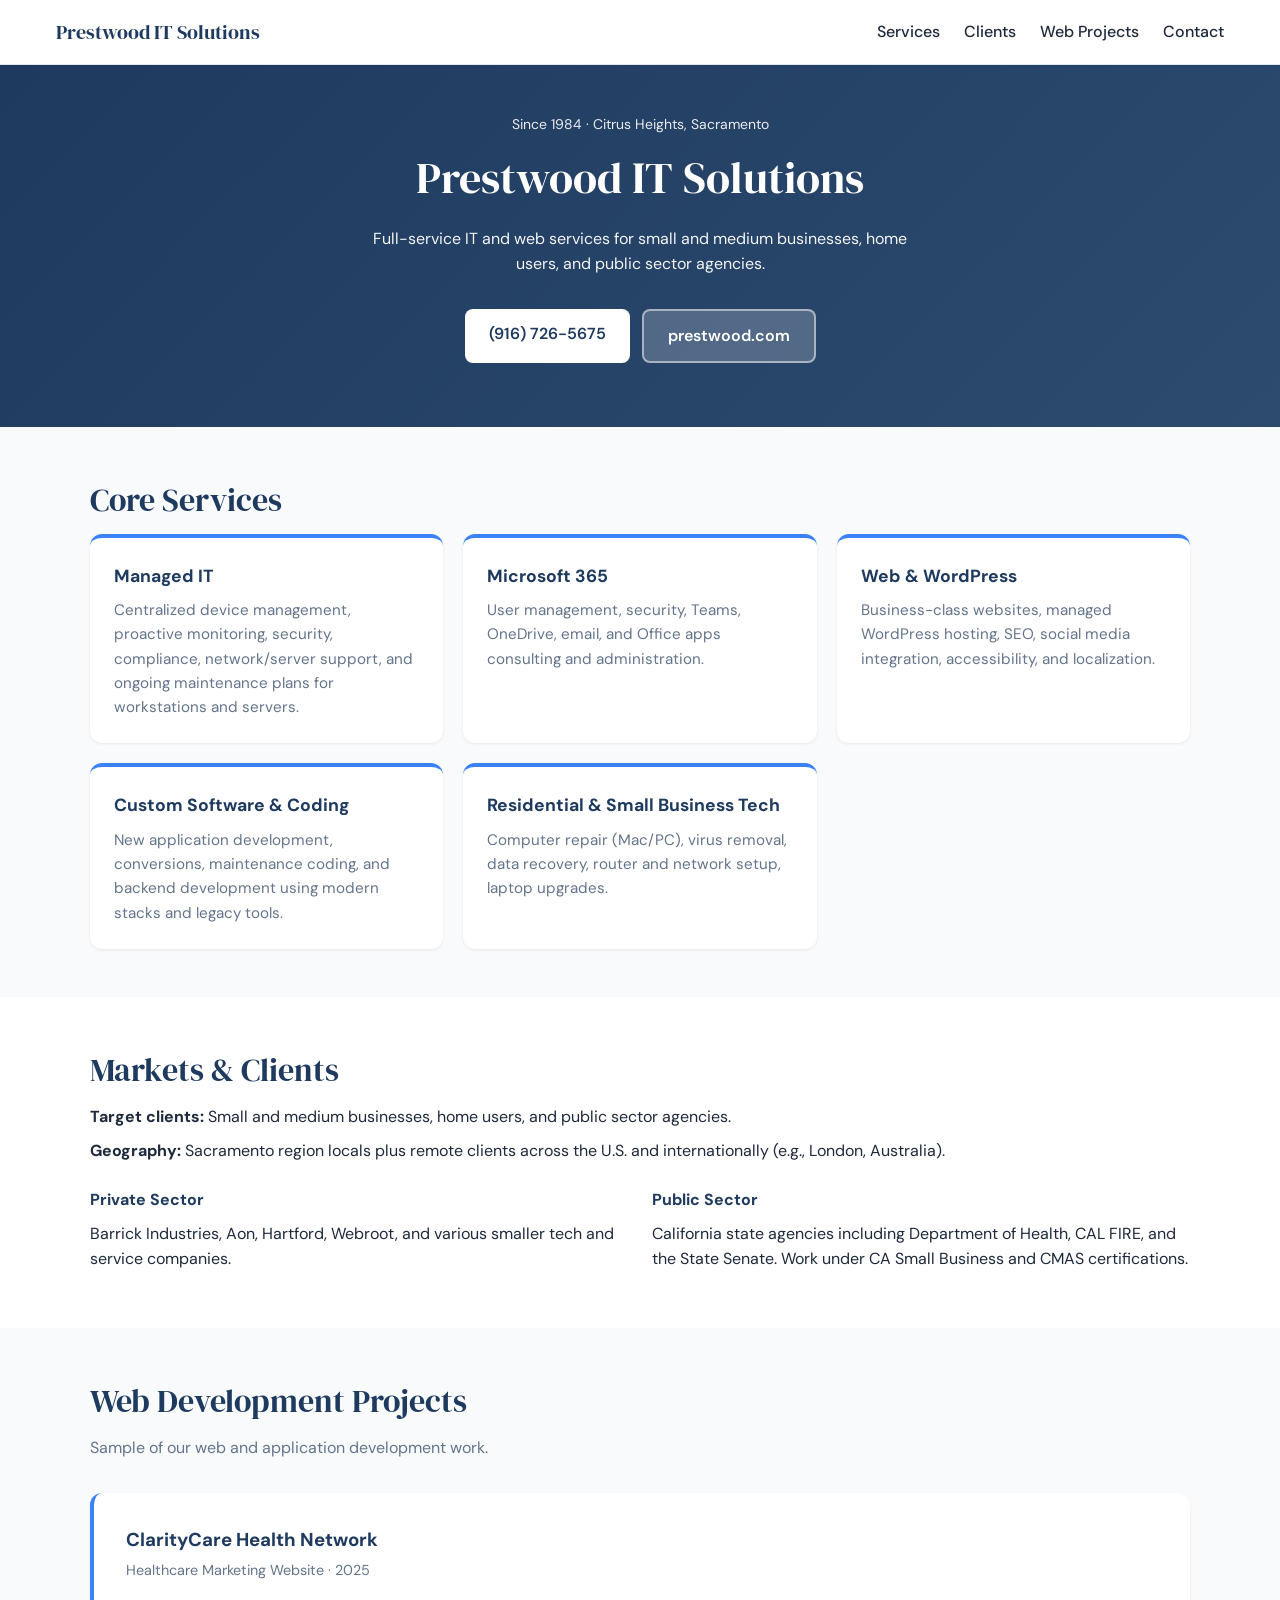
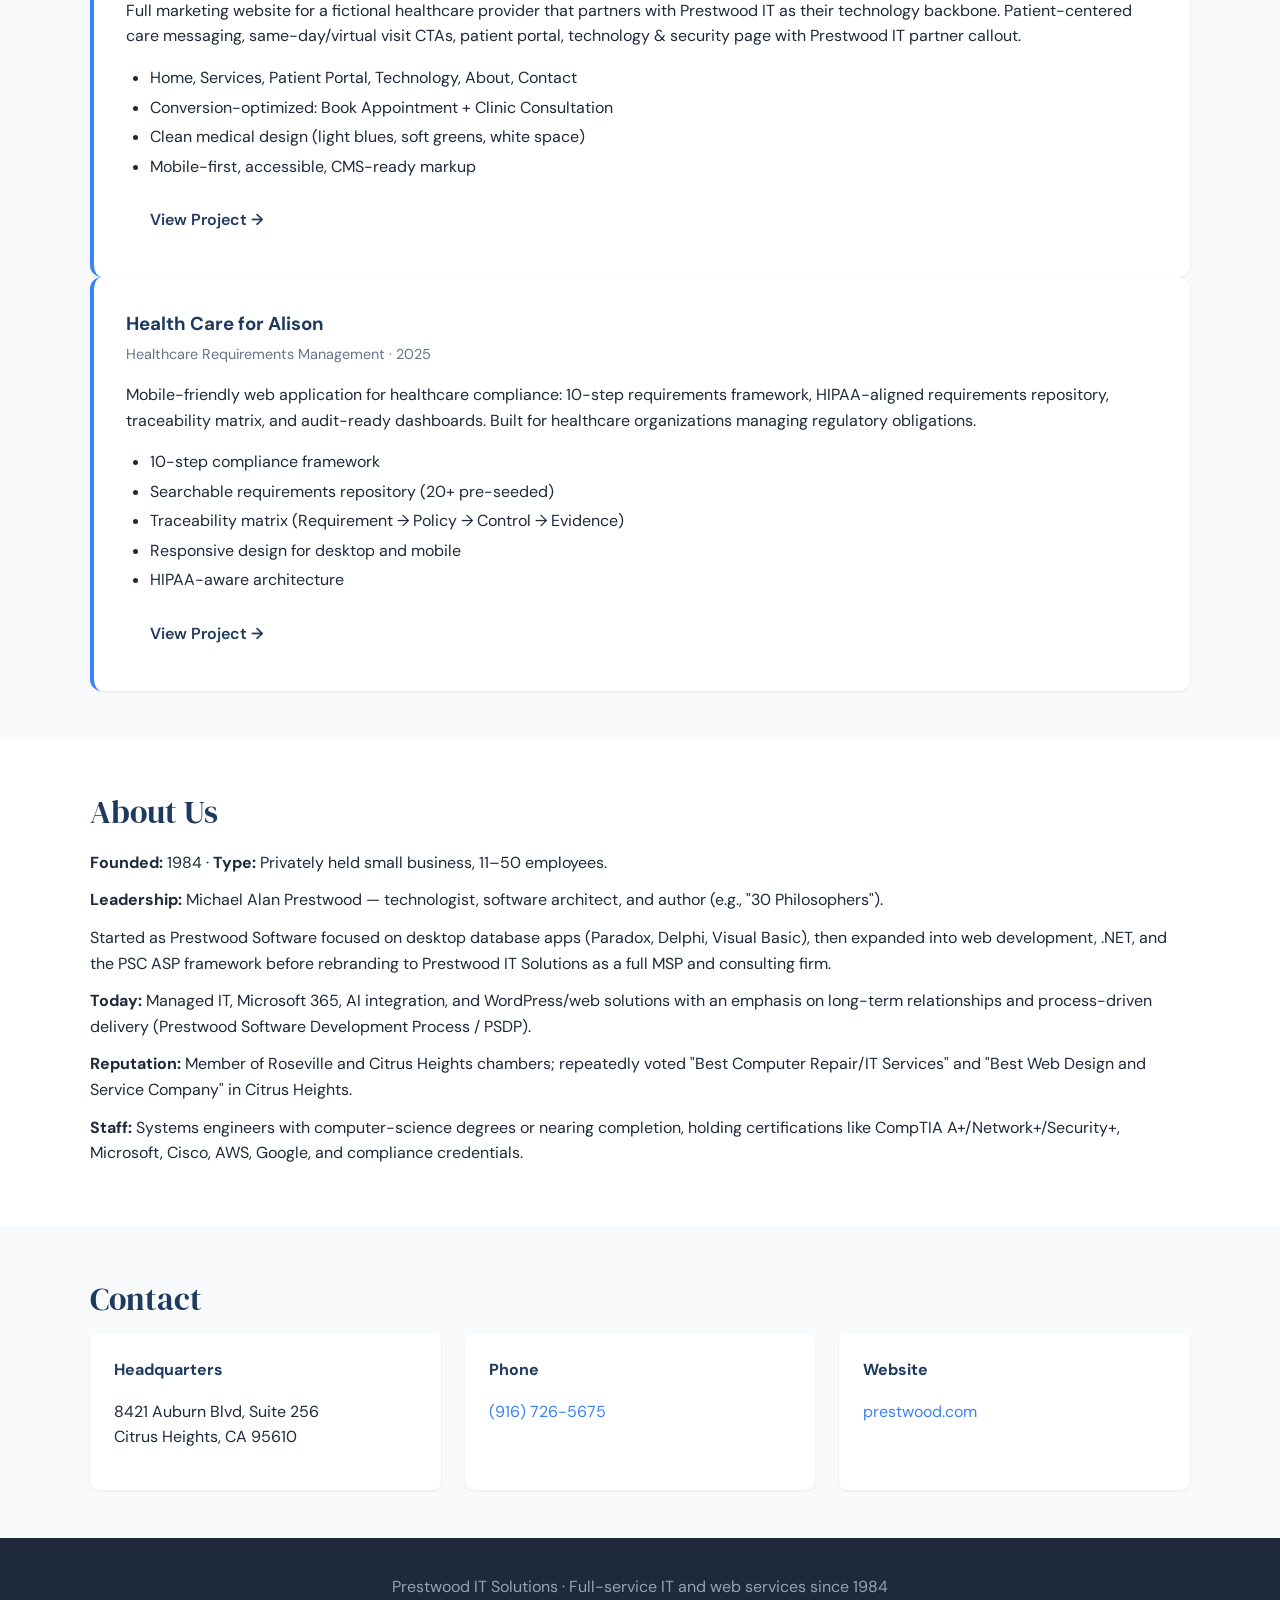
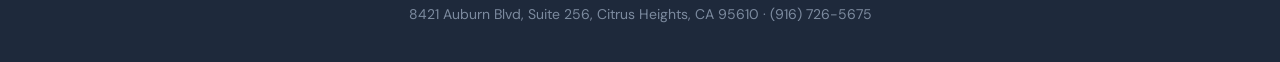
<file: index.html>
<!DOCTYPE html>
<html lang="en">
<head>
  <meta charset="UTF-8">
  <meta name="viewport" content="width=device-width, initial-scale=1.0">
  <meta name="description" content="Prestwood IT Solutions — Full-service IT and web services since 1984. Managed IT, Microsoft 365, WordPress, custom software. Citrus Heights, Sacramento area.">
  <title>Prestwood IT Solutions | IT, Web & Managed Services Since 1984</title>
  <link rel="preconnect" href="https://fonts.googleapis.com">
  <link rel="preconnect" href="https://fonts.gstatic.com" crossorigin>
  <link href="https://fonts.googleapis.com/css2?family=DM+Sans:ital,opsz,wght@0,9..40,400;0,9..40,500;0,9..40,600;0,9..40,700&family=DM+Serif+Display&display=swap" rel="stylesheet">
  <link rel="stylesheet" href="css/prestwood.css">
</head>
<body>
  <header class="header">
    <div class="header-inner">
      <a href="index.html" class="logo">Prestwood IT Solutions</a>
      <button class="nav-toggle" aria-label="Toggle menu">
        <span></span><span></span><span></span>
      </button>
      <nav class="nav">
        <a href="#services">Services</a>
        <a href="#clients">Clients</a>
        <a href="#projects">Web Projects</a>
        <a href="#contact">Contact</a>
      </nav>
    </div>
  </header>

  <main>
    <section class="hero">
      <div class="hero-content">
        <p class="hero-badge">Since 1984 · Citrus Heights, Sacramento</p>
        <h1>Prestwood IT Solutions</h1>
        <p class="hero-tagline">Full-service IT and web services for small and medium businesses, home users, and public sector agencies.</p>
        <div class="hero-actions">
          <a href="tel:+19167265675" class="btn btn-primary">(916) 726-5675</a>
          <a href="https://prestwood.com" class="btn btn-secondary" target="_blank" rel="noopener">prestwood.com</a>
        </div>
      </div>
    </section>

    <section id="services" class="section">
      <div class="container">
        <h2 class="section-title">Core Services</h2>
        <div class="services-grid">
          <article class="service-card">
            <h3>Managed IT</h3>
            <p>Centralized device management, proactive monitoring, security, compliance, network/server support, and ongoing maintenance plans for workstations and servers.</p>
          </article>
          <article class="service-card">
            <h3>Microsoft 365</h3>
            <p>User management, security, Teams, OneDrive, email, and Office apps consulting and administration.</p>
          </article>
          <article class="service-card">
            <h3>Web & WordPress</h3>
            <p>Business-class websites, managed WordPress hosting, SEO, social media integration, accessibility, and localization.</p>
          </article>
          <article class="service-card">
            <h3>Custom Software & Coding</h3>
            <p>New application development, conversions, maintenance coding, and backend development using modern stacks and legacy tools.</p>
          </article>
          <article class="service-card">
            <h3>Residential & Small Business Tech</h3>
            <p>Computer repair (Mac/PC), virus removal, data recovery, router and network setup, laptop upgrades.</p>
          </article>
        </div>
      </div>
    </section>

    <section id="clients" class="section section-alt">
      <div class="container">
        <h2 class="section-title">Markets & Clients</h2>
        <div class="clients-content">
          <p><strong>Target clients:</strong> Small and medium businesses, home users, and public sector agencies.</p>
          <p><strong>Geography:</strong> Sacramento region locals plus remote clients across the U.S. and internationally (e.g., London, Australia).</p>
          <div class="client-lists">
            <div>
              <h4>Private Sector</h4>
              <p>Barrick Industries, Aon, Hartford, Webroot, and various smaller tech and service companies.</p>
            </div>
            <div>
              <h4>Public Sector</h4>
              <p>California state agencies including Department of Health, CAL FIRE, and the State Senate. Work under CA Small Business and CMAS certifications.</p>
            </div>
          </div>
        </div>
      </div>
    </section>

    <section id="projects" class="section">
      <div class="container">
        <h2 class="section-title">Web Development Projects</h2>
        <p class="section-intro">Sample of our web and application development work.</p>
        <div class="project-card">
          <div class="project-info">
            <h3>ClarityCare Health Network</h3>
            <p class="project-meta">Healthcare Marketing Website · 2025</p>
            <p>Full marketing website for a fictional healthcare provider that partners with Prestwood IT as their technology backbone. Patient-centered care messaging, same-day/virtual visit CTAs, patient portal, technology & security page with Prestwood IT partner callout.</p>
            <ul class="project-features">
              <li>Home, Services, Patient Portal, Technology, About, Contact</li>
              <li>Conversion-optimized: Book Appointment + Clinic Consultation</li>
              <li>Clean medical design (light blues, soft greens, white space)</li>
              <li>Mobile-first, accessible, CMS-ready markup</li>
            </ul>
            <a href="projects/claritycare/" class="btn btn-primary">View Project →</a>
          </div>
        </div>
        <div class="project-card">
          <div class="project-info">
            <h3>Health Care for Alison</h3>
            <p class="project-meta">Healthcare Requirements Management · 2025</p>
            <p>Mobile-friendly web application for healthcare compliance: 10-step requirements framework, HIPAA-aligned requirements repository, traceability matrix, and audit-ready dashboards. Built for healthcare organizations managing regulatory obligations.</p>
            <ul class="project-features">
              <li>10-step compliance framework</li>
              <li>Searchable requirements repository (20+ pre-seeded)</li>
              <li>Traceability matrix (Requirement → Policy → Control → Evidence)</li>
              <li>Responsive design for desktop and mobile</li>
              <li>HIPAA-aware architecture</li>
            </ul>
            <a href="projects/health-care-for-alison/" class="btn btn-primary">View Project →</a>
          </div>
        </div>
      </div>
    </section>

    <section id="about" class="section section-alt">
      <div class="container">
        <h2 class="section-title">About Us</h2>
        <div class="about-content">
          <p><strong>Founded:</strong> 1984 · <strong>Type:</strong> Privately held small business, 11–50 employees.</p>
          <p><strong>Leadership:</strong> Michael Alan Prestwood — technologist, software architect, and author (e.g., "30 Philosophers").</p>
          <p>Started as Prestwood Software focused on desktop database apps (Paradox, Delphi, Visual Basic), then expanded into web development, .NET, and the PSC ASP framework before rebranding to Prestwood IT Solutions as a full MSP and consulting firm.</p>
          <p><strong>Today:</strong> Managed IT, Microsoft 365, AI integration, and WordPress/web solutions with an emphasis on long-term relationships and process-driven delivery (Prestwood Software Development Process / PSDP).</p>
          <p><strong>Reputation:</strong> Member of Roseville and Citrus Heights chambers; repeatedly voted "Best Computer Repair/IT Services" and "Best Web Design and Service Company" in Citrus Heights.</p>
          <p><strong>Staff:</strong> Systems engineers with computer-science degrees or nearing completion, holding certifications like CompTIA A+/Network+/Security+, Microsoft, Cisco, AWS, Google, and compliance credentials.</p>
        </div>
      </div>
    </section>

    <section id="contact" class="section contact-section">
      <div class="container">
        <h2 class="section-title">Contact</h2>
        <div class="contact-grid">
          <div class="contact-card">
            <h4>Headquarters</h4>
            <p>8421 Auburn Blvd, Suite 256<br>Citrus Heights, CA 95610</p>
          </div>
          <div class="contact-card">
            <h4>Phone</h4>
            <p><a href="tel:+19167265675">(916) 726-5675</a></p>
          </div>
          <div class="contact-card">
            <h4>Website</h4>
            <p><a href="https://prestwood.com" target="_blank" rel="noopener">prestwood.com</a></p>
          </div>
        </div>
      </div>
    </section>
  </main>

  <footer class="footer">
    <div class="container">
      <p>Prestwood IT Solutions · Full-service IT and web services since 1984</p>
      <p class="footer-meta">8421 Auburn Blvd, Suite 256, Citrus Heights, CA 95610 · (916) 726-5675</p>
    </div>
  </footer>

  <script>
    document.querySelector('.nav-toggle')?.addEventListener('click', () => {
      document.querySelector('.nav').classList.toggle('open');
    });
    document.querySelectorAll('.nav a').forEach(a => {
      a.addEventListener('click', () => document.querySelector('.nav').classList.remove('open'));
    });
  </script>
</body>
</html>
</file>
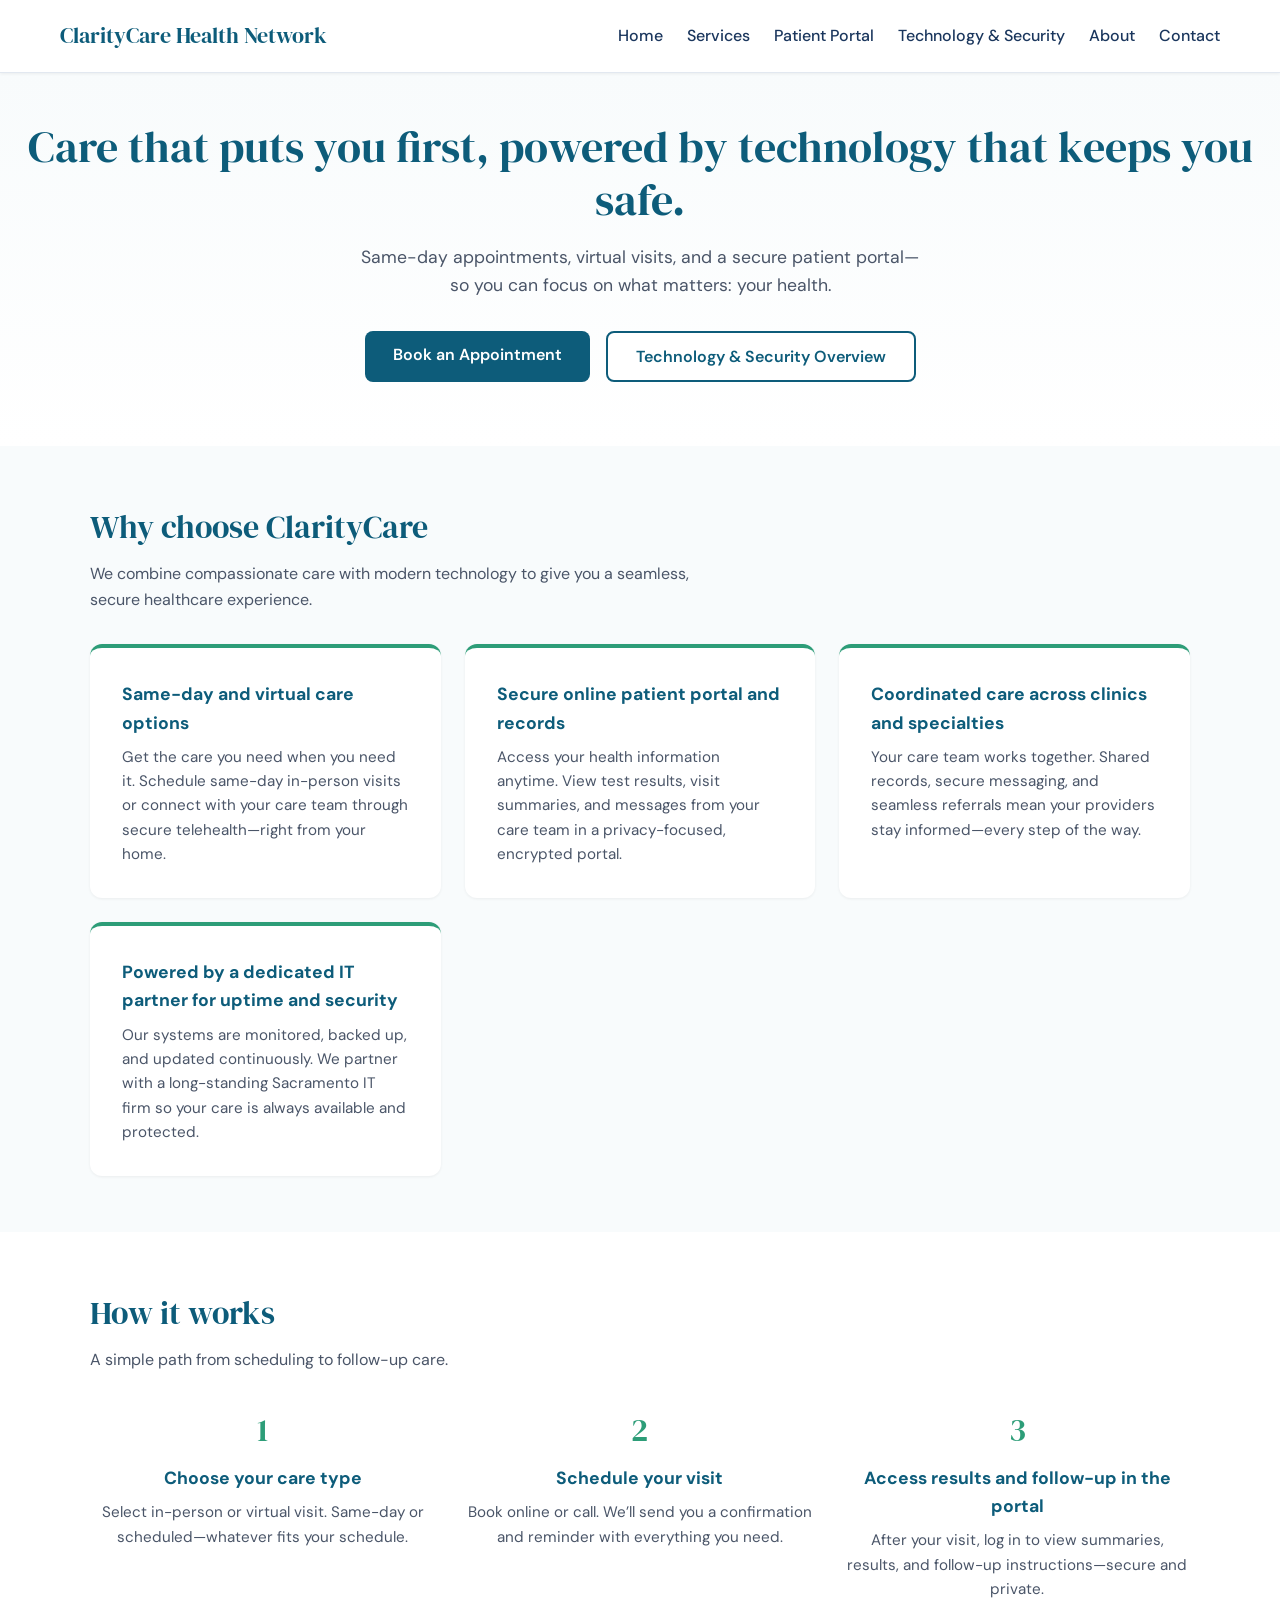
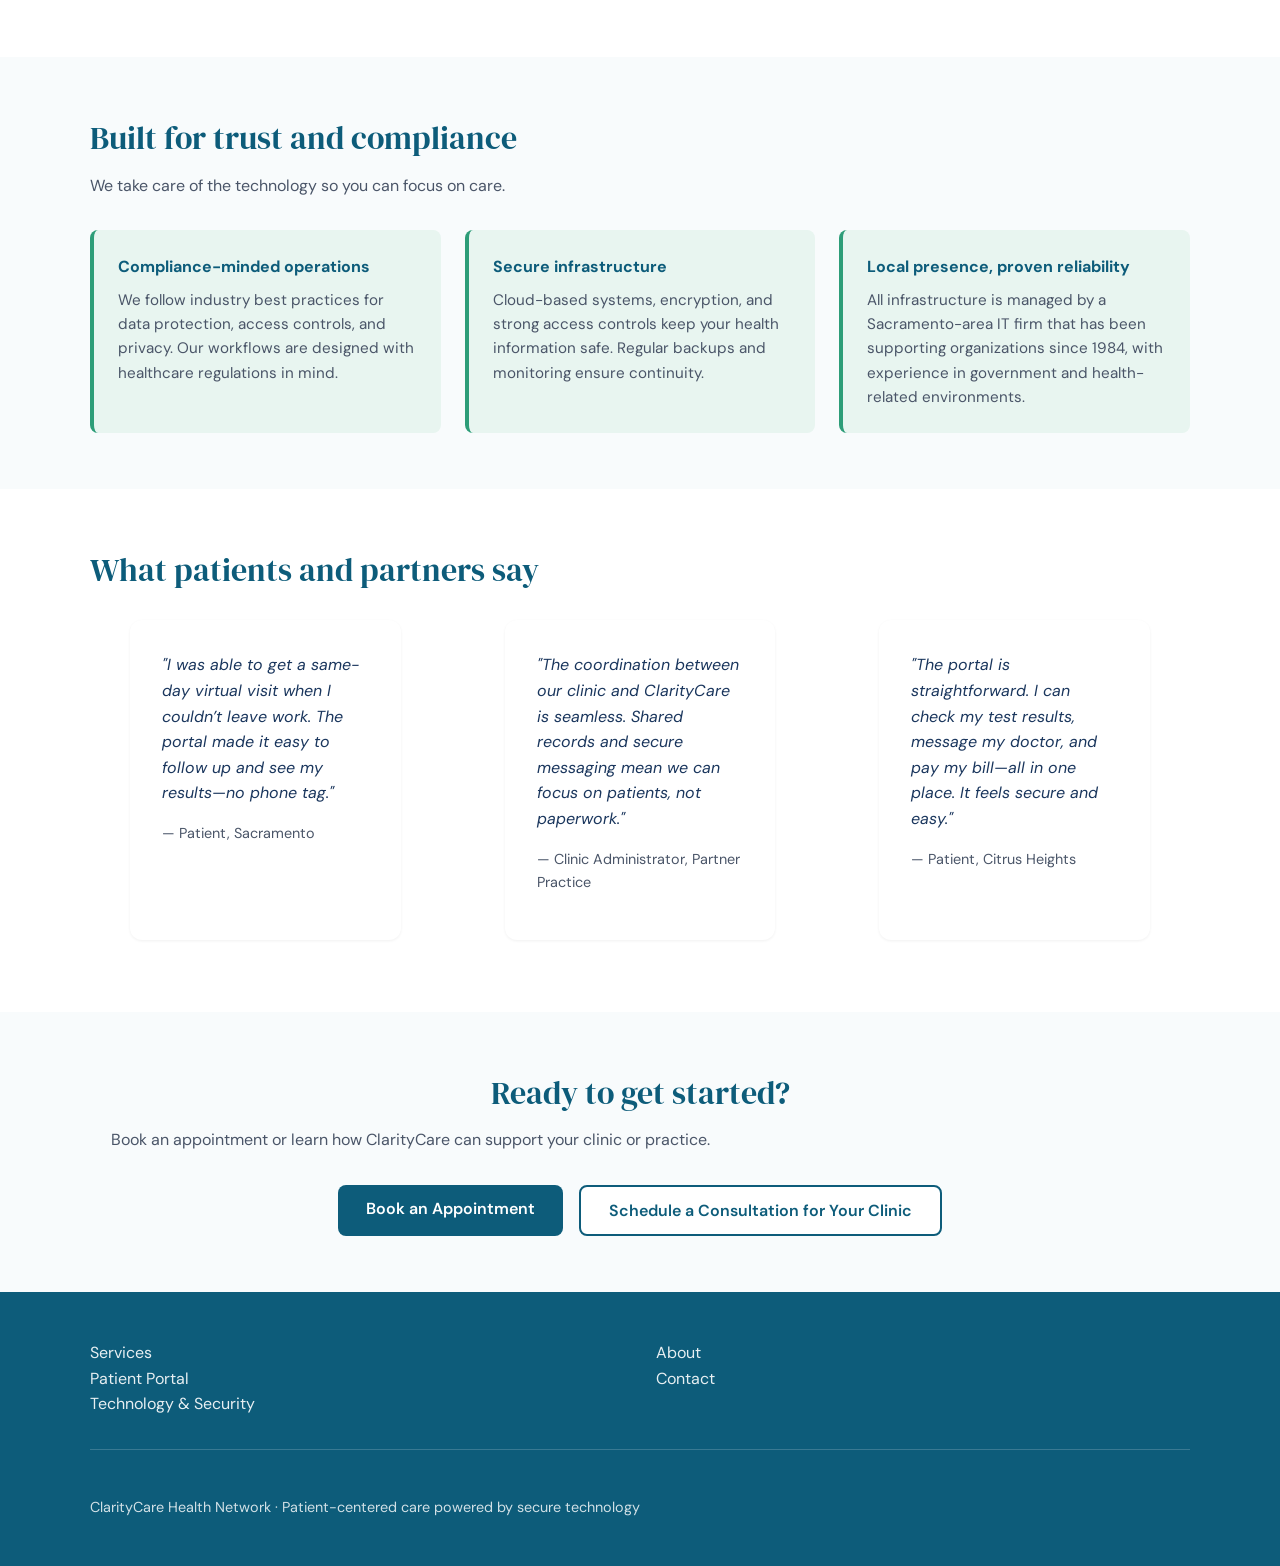
<file: projects/claritycare/index.html>
<!DOCTYPE html>
<html lang="en">
<head>
  <meta charset="UTF-8">
  <meta name="viewport" content="width=device-width, initial-scale=1.0">
  <meta name="description" content="ClarityCare Health Network — Patient-centered care powered by secure technology. Same-day appointments, virtual visits, and a secure patient portal.">
  <title>ClarityCare Health Network | Patient-Centered Care, Secure Technology</title>
  <link rel="preconnect" href="https://fonts.googleapis.com">
  <link rel="preconnect" href="https://fonts.gstatic.com" crossorigin>
  <link href="https://fonts.googleapis.com/css2?family=DM+Sans:ital,opsz,wght@0,9..40,400;0,9..40,500;0,9..40,600;0,9..40,700&family=DM+Serif+Display&display=swap" rel="stylesheet">
  <link rel="stylesheet" href="css/styles.css">
</head>
<body>
  <header class="site-header">
    <div class="header-inner">
      <a href="index.html" class="site-logo">ClarityCare Health Network</a>
      <button class="nav-toggle" aria-label="Toggle menu">
        <span></span><span></span><span></span>
      </button>
      <nav class="site-nav">
        <a href="index.html">Home</a>
        <a href="services.html">Services</a>
        <a href="patient-portal.html">Patient Portal</a>
        <a href="technology.html">Technology & Security</a>
        <a href="about.html">About</a>
        <a href="contact.html">Contact</a>
      </nav>
    </div>
  </header>

  <main>
    <!-- Hero -->
    <section class="hero">
      <h1 class="hero-headline">Care that puts you first, powered by technology that keeps you safe.</h1>
      <p class="hero-subheadline">Same-day appointments, virtual visits, and a secure patient portal—so you can focus on what matters: your health.</p>
      <div class="hero-cta">
        <a href="contact.html#book-appointment" class="btn btn-primary">Book an Appointment</a>
        <a href="technology.html" class="btn btn-secondary">Technology & Security Overview</a>
      </div>
    </section>

    <!-- Key Benefits -->
    <section class="section section-alt">
      <div class="container">
        <h2 class="section-title">Why choose ClarityCare</h2>
        <p class="section-intro">We combine compassionate care with modern technology to give you a seamless, secure healthcare experience.</p>
        <div class="benefits-grid">
          <article class="benefit-card">
            <h3>Same-day and virtual care options</h3>
            <p>Get the care you need when you need it. Schedule same-day in-person visits or connect with your care team through secure telehealth—right from your home.</p>
          </article>
          <article class="benefit-card">
            <h3>Secure online patient portal and records</h3>
            <p>Access your health information anytime. View test results, visit summaries, and messages from your care team in a privacy-focused, encrypted portal.</p>
          </article>
          <article class="benefit-card">
            <h3>Coordinated care across clinics and specialties</h3>
            <p>Your care team works together. Shared records, secure messaging, and seamless referrals mean your providers stay informed—every step of the way.</p>
          </article>
          <article class="benefit-card">
            <h3>Powered by a dedicated IT partner for uptime and security</h3>
            <p>Our systems are monitored, backed up, and updated continuously. We partner with a long-standing Sacramento IT firm so your care is always available and protected.</p>
          </article>
        </div>
      </div>
    </section>

    <!-- How it Works -->
    <section class="section">
      <div class="container">
        <h2 class="section-title">How it works</h2>
        <p class="section-intro">A simple path from scheduling to follow-up care.</p>
        <div class="work-steps">
          <article class="work-step">
            <div class="work-step-num">1</div>
            <h3>Choose your care type</h3>
            <p>Select in-person or virtual visit. Same-day or scheduled—whatever fits your schedule.</p>
          </article>
          <article class="work-step">
            <div class="work-step-num">2</div>
            <h3>Schedule your visit</h3>
            <p>Book online or call. We’ll send you a confirmation and reminder with everything you need.</p>
          </article>
          <article class="work-step">
            <div class="work-step-num">3</div>
            <h3>Access results and follow-up in the portal</h3>
            <p>After your visit, log in to view summaries, results, and follow-up instructions—secure and private.</p>
          </article>
        </div>
      </div>
    </section>

    <!-- Trust Indicators -->
    <section class="section section-alt">
      <div class="container">
        <h2 class="section-title">Built for trust and compliance</h2>
        <p class="section-intro">We take care of the technology so you can focus on care.</p>
        <div class="trust-grid">
          <div class="trust-block">
            <h4>Compliance-minded operations</h4>
            <p>We follow industry best practices for data protection, access controls, and privacy. Our workflows are designed with healthcare regulations in mind.</p>
          </div>
          <div class="trust-block">
            <h4>Secure infrastructure</h4>
            <p>Cloud-based systems, encryption, and strong access controls keep your health information safe. Regular backups and monitoring ensure continuity.</p>
          </div>
          <div class="trust-block">
            <h4>Local presence, proven reliability</h4>
            <p>All infrastructure is managed by a Sacramento-area IT firm that has been supporting organizations since 1984, with experience in government and health-related environments.</p>
          </div>
        </div>
      </div>
    </section>

    <!-- Testimonials -->
    <section class="section">
      <div class="container">
        <h2 class="section-title">What patients and partners say</h2>
        <div class="testimonials-grid">
          <blockquote class="testimonial-card">
            <p class="testimonial-quote">"I was able to get a same-day virtual visit when I couldn’t leave work. The portal made it easy to follow up and see my results—no phone tag."</p>
            <p class="testimonial-attribution">— Patient, Sacramento</p>
          </blockquote>
          <blockquote class="testimonial-card">
            <p class="testimonial-quote">"The coordination between our clinic and ClarityCare is seamless. Shared records and secure messaging mean we can focus on patients, not paperwork."</p>
            <p class="testimonial-attribution">— Clinic Administrator, Partner Practice</p>
          </blockquote>
          <blockquote class="testimonial-card">
            <p class="testimonial-quote">"The portal is straightforward. I can check my test results, message my doctor, and pay my bill—all in one place. It feels secure and easy."</p>
            <p class="testimonial-attribution">— Patient, Citrus Heights</p>
          </blockquote>
        </div>
      </div>
    </section>

    <!-- Secondary CTA -->
    <section class="section section-alt">
      <div class="container" style="text-align: center;">
        <h2 class="section-title">Ready to get started?</h2>
        <p class="section-intro">Book an appointment or learn how ClarityCare can support your clinic or practice.</p>
        <div class="hero-cta">
          <a href="contact.html#book-appointment" class="btn btn-primary">Book an Appointment</a>
          <a href="contact.html#clinic-consultation" class="btn btn-secondary">Schedule a Consultation for Your Clinic</a>
        </div>
      </div>
    </section>
  </main>

  <footer class="site-footer">
    <div class="container">
      <div class="footer-grid">
        <div>
          <a href="services.html">Services</a><br>
          <a href="patient-portal.html">Patient Portal</a><br>
          <a href="technology.html">Technology & Security</a>
        </div>
        <div>
          <a href="about.html">About</a><br>
          <a href="contact.html">Contact</a>
        </div>
      </div>
      <div class="footer-bottom">
        <p>ClarityCare Health Network · Patient-centered care powered by secure technology</p>
      </div>
    </div>
  </footer>

  <script>
    document.querySelector('.nav-toggle')?.addEventListener('click', () => {
      document.querySelector('.site-nav').classList.toggle('open');
    });
    document.querySelectorAll('.site-nav a').forEach(a => {
      a.addEventListener('click', () => document.querySelector('.site-nav').classList.remove('open'));
    });
  </script>
</body>
</html>
</file>
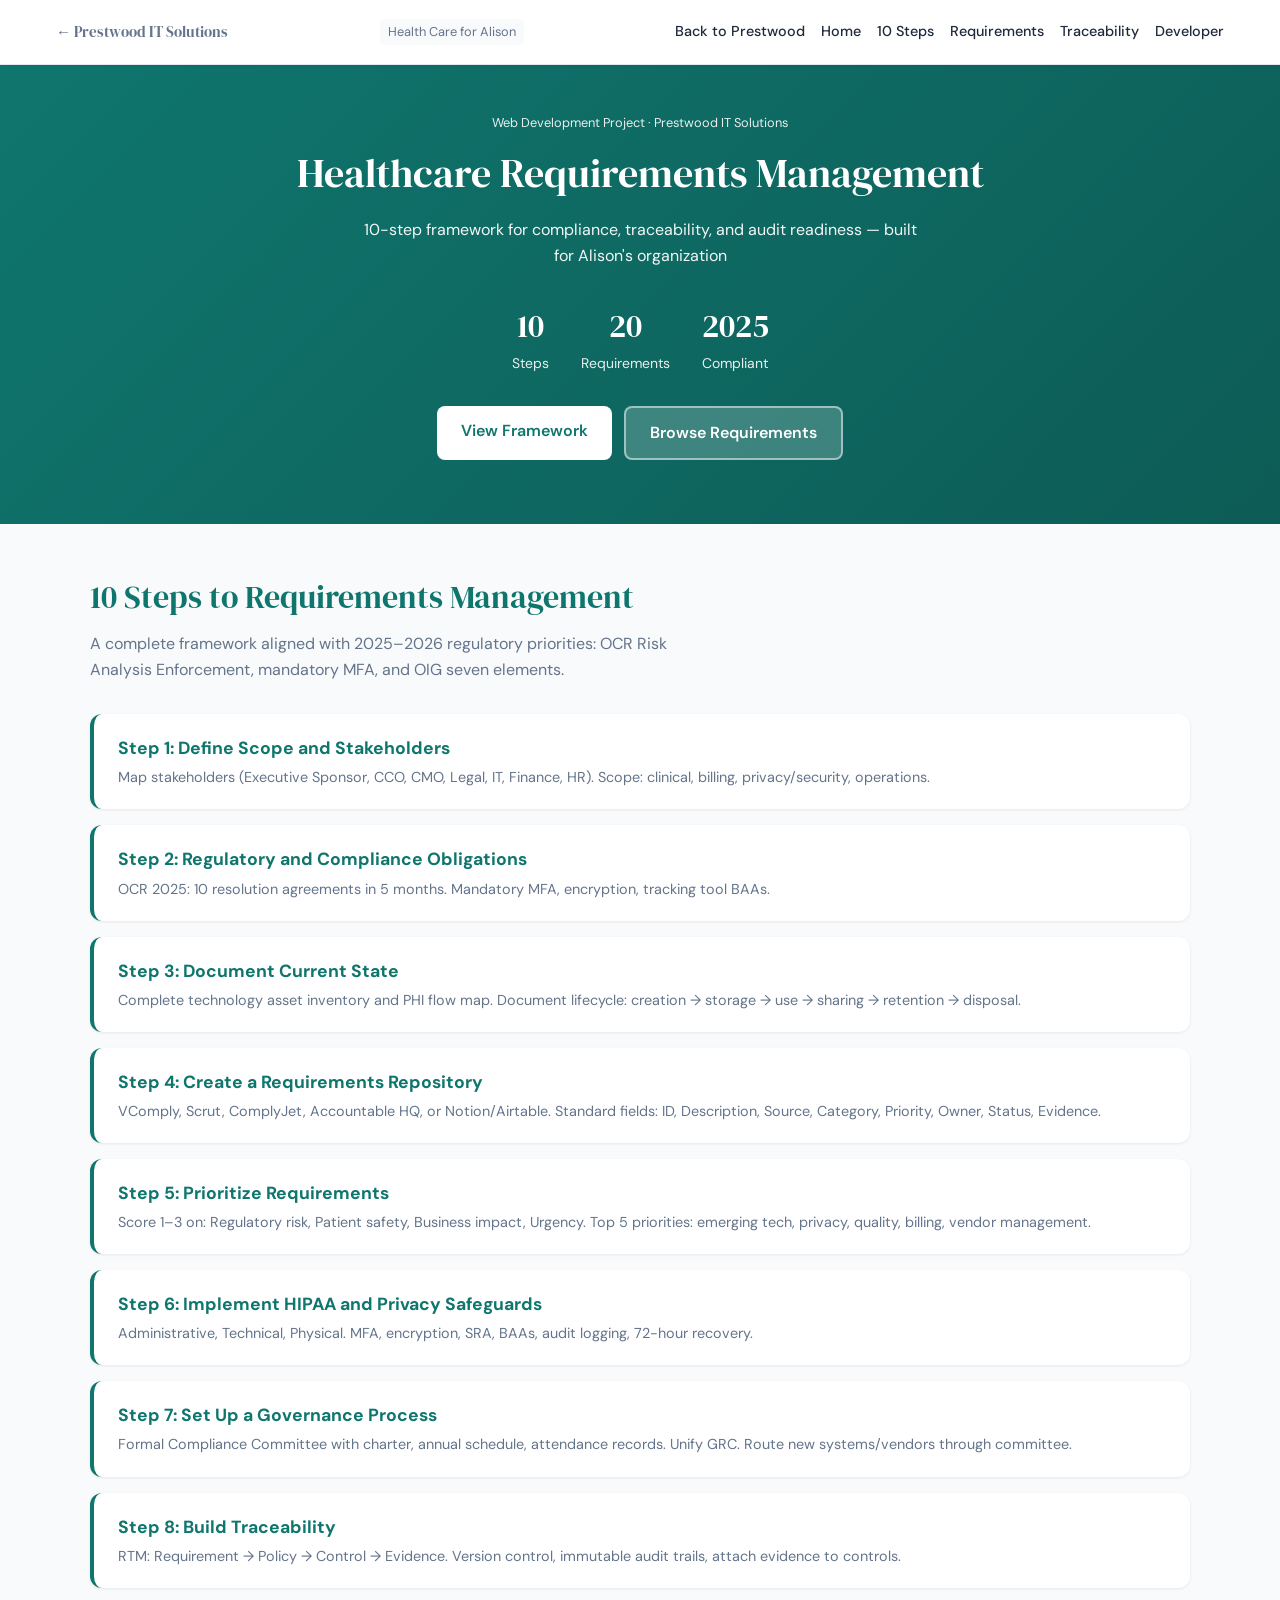
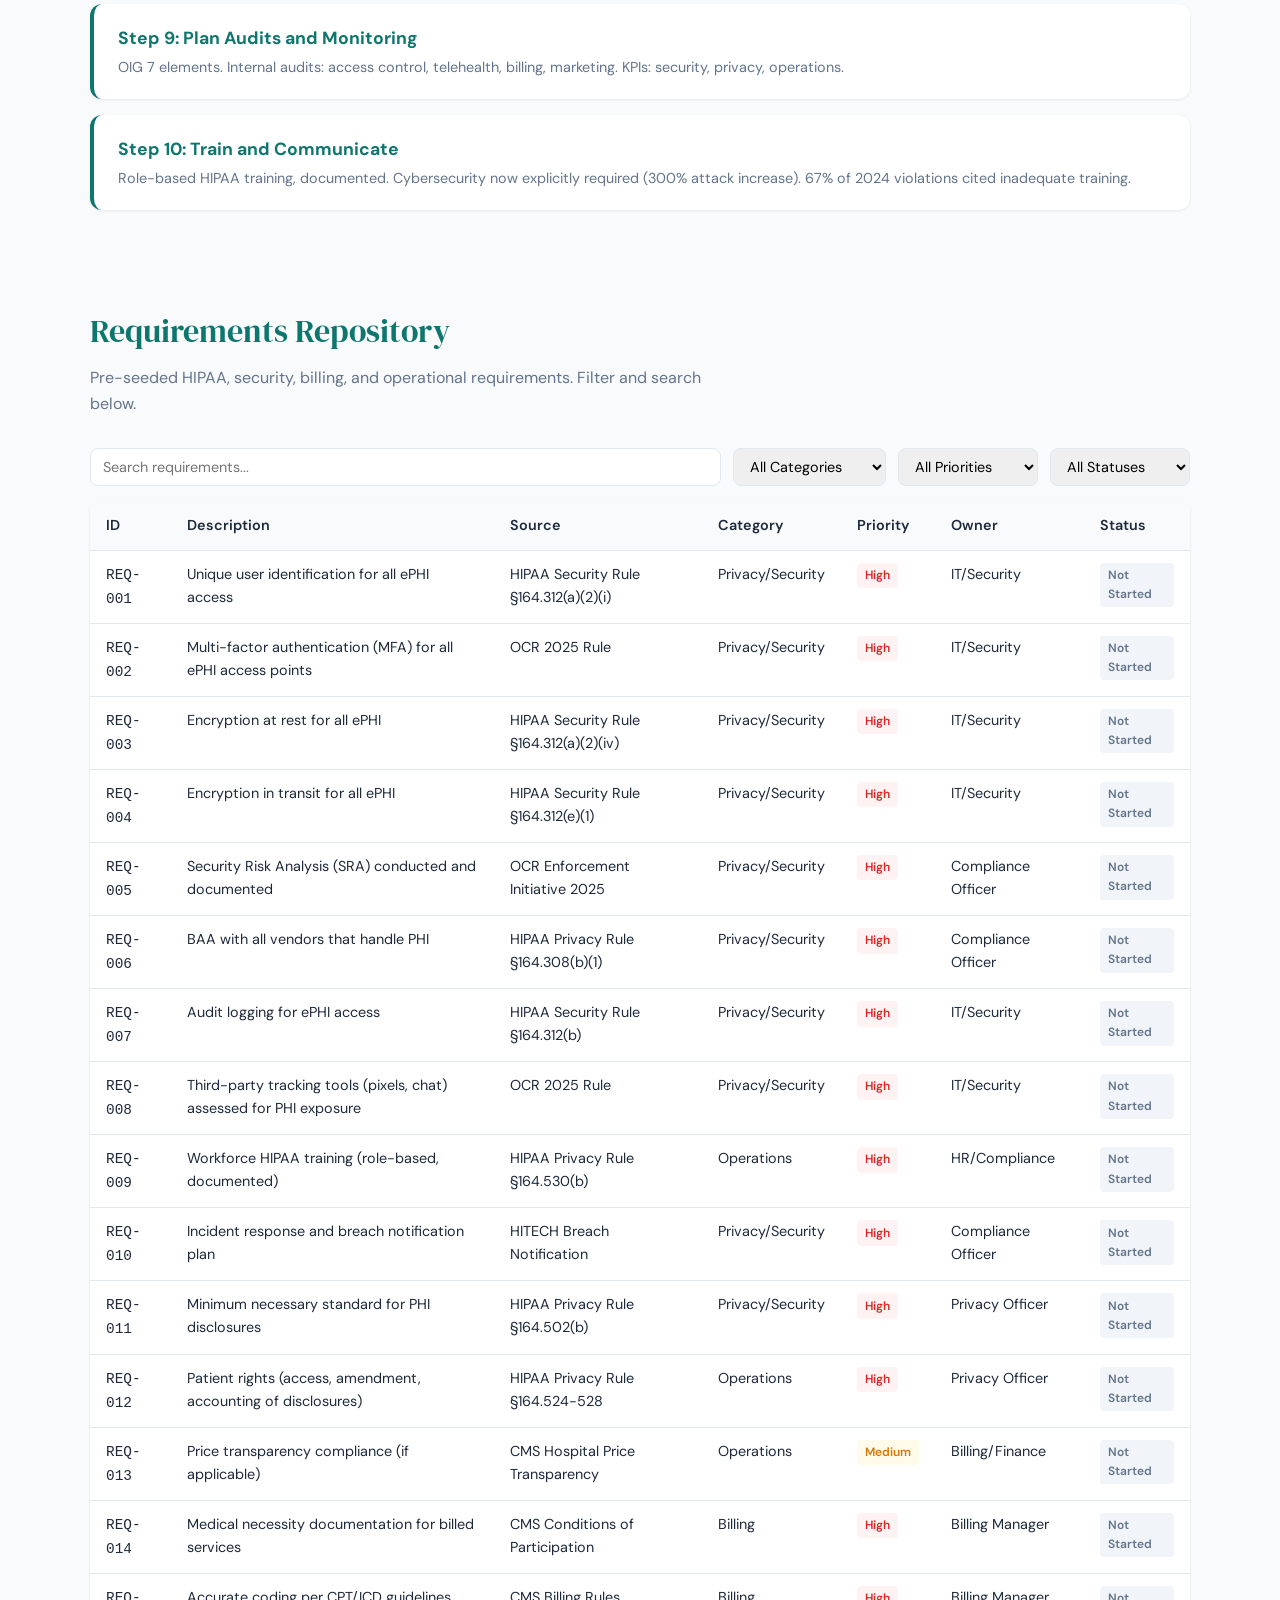
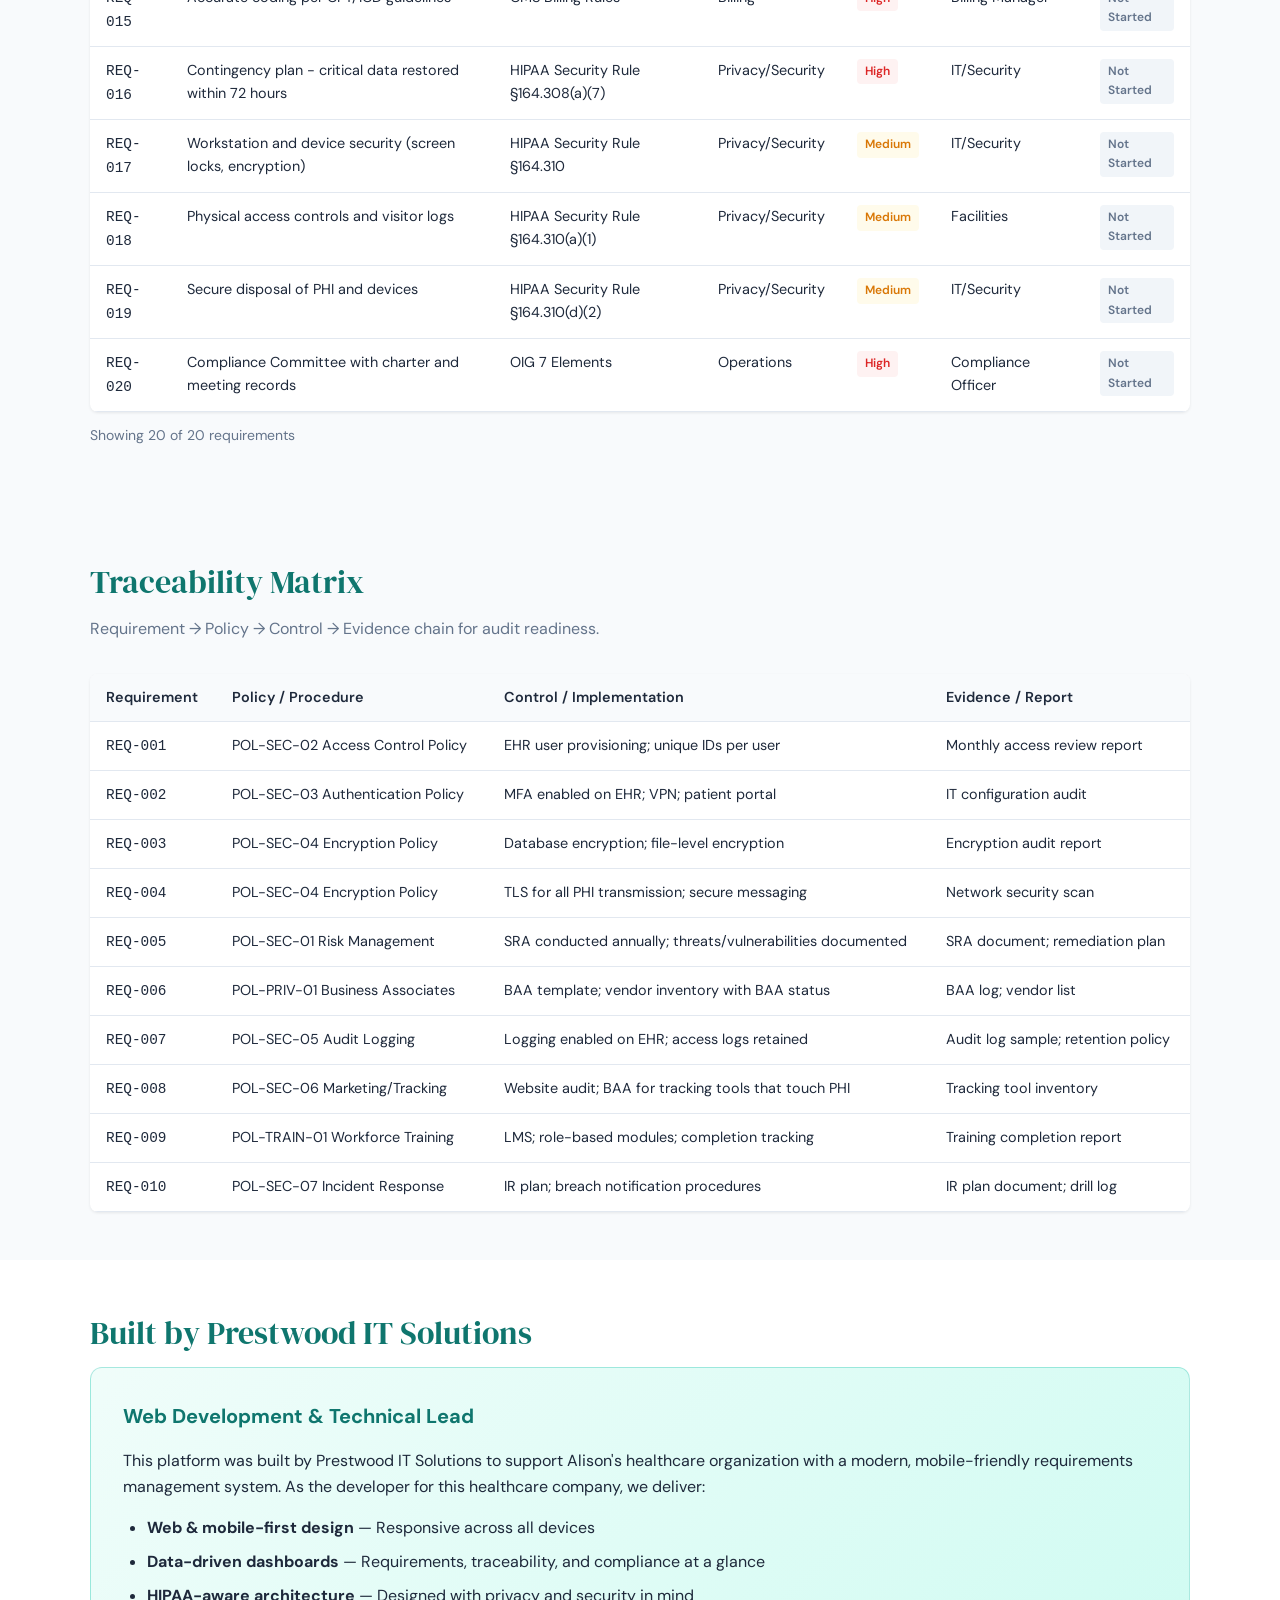
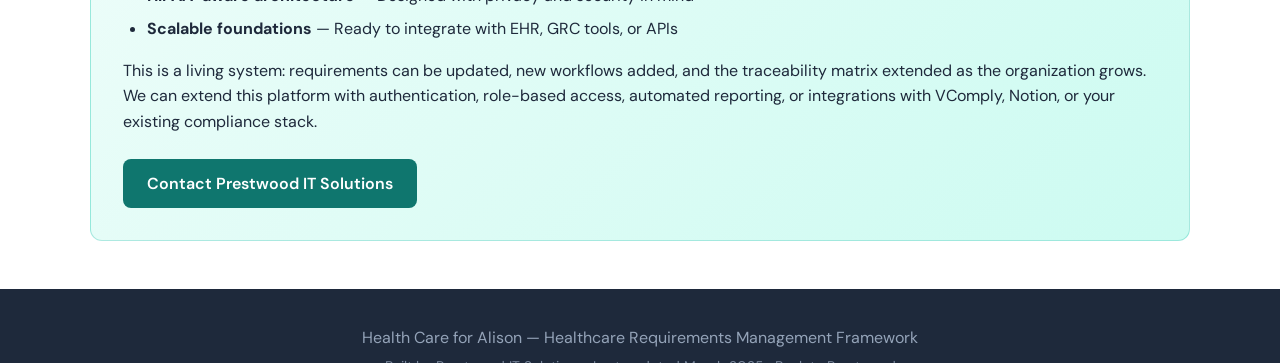
<file: projects/health-care-for-alison/index.html>
<!DOCTYPE html>
<html lang="en">
<head>
  <meta charset="UTF-8">
  <meta name="viewport" content="width=device-width, initial-scale=1.0">
  <meta name="description" content="Healthcare Requirements Management — 10-step framework for Alison's organization. Built by Prestwood IT Solutions.">
  <title>Healthcare Requirements Management | Prestwood IT Solutions</title>
  <link rel="preconnect" href="https://fonts.googleapis.com">
  <link rel="preconnect" href="https://fonts.gstatic.com" crossorigin>
  <link href="https://fonts.googleapis.com/css2?family=DM+Sans:ital,opsz,wght@0,9..40,400;0,9..40,500;0,9..40,600;0,9..40,700&family=DM+Serif+Display&display=swap" rel="stylesheet">
  <link rel="stylesheet" href="css/styles.css">
</head>
<body>
  <header class="header">
    <div class="header-inner">
      <a href="../../index.html" class="logo logo-back">← Prestwood IT Solutions</a>
      <span class="project-badge">Health Care for Alison</span>
      <button class="nav-toggle" aria-label="Toggle menu">
        <span></span><span></span><span></span>
      </button>
      <nav class="nav">
        <a href="../../index.html">Back to Prestwood</a>
        <a href="#" data-nav="hero">Home</a>
        <a href="#" data-nav="steps">10 Steps</a>
        <a href="#" data-nav="requirements">Requirements</a>
        <a href="#" data-nav="traceability">Traceability</a>
        <a href="#" data-nav="developer">Developer</a>
      </nav>
    </div>
  </header>

  <main>
    <section id="hero" class="hero">
      <div class="hero-content">
        <p class="hero-badge">Web Development Project · Prestwood IT Solutions</p>
        <h1>Healthcare Requirements Management</h1>
        <p class="hero-subtitle">10-step framework for compliance, traceability, and audit readiness — built for Alison's organization</p>
        <div class="hero-stats">
          <div class="stat"><span class="stat-num">10</span><span class="stat-label">Steps</span></div>
          <div class="stat"><span class="stat-num">20</span><span class="stat-label">Requirements</span></div>
          <div class="stat"><span class="stat-num">2025</span><span class="stat-label">Compliant</span></div>
        </div>
        <div class="hero-actions">
          <a href="#" class="btn btn-primary" data-nav="steps">View Framework</a>
          <a href="#" class="btn btn-secondary" data-nav="requirements">Browse Requirements</a>
        </div>
      </div>
    </section>

    <section id="steps" class="section steps-section">
      <div class="container">
        <h2 class="section-title">10 Steps to Requirements Management</h2>
        <p class="section-intro">A complete framework aligned with 2025–2026 regulatory priorities: OCR Risk Analysis Enforcement, mandatory MFA, and OIG seven elements.</p>
        <div class="steps-grid" id="stepsGrid"></div>
      </div>
    </section>

    <section id="requirements" class="section requirements-section">
      <div class="container">
        <h2 class="section-title">Requirements Repository</h2>
        <p class="section-intro">Pre-seeded HIPAA, security, billing, and operational requirements. Filter and search below.</p>
        <div class="requirements-toolbar">
          <input type="search" id="reqSearch" placeholder="Search requirements..." class="search-input" aria-label="Search requirements">
          <select id="reqCategory" class="filter-select" aria-label="Filter by category">
            <option value="">All Categories</option>
            <option value="Privacy/Security">Privacy/Security</option>
            <option value="Billing">Billing</option>
            <option value="Operations">Operations</option>
          </select>
          <select id="reqPriority" class="filter-select" aria-label="Filter by priority">
            <option value="">All Priorities</option>
            <option value="High">High</option>
            <option value="Medium">Medium</option>
            <option value="Low">Low</option>
          </select>
          <select id="reqStatus" class="filter-select" aria-label="Filter by status">
            <option value="">All Statuses</option>
            <option value="Not Started">Not Started</option>
            <option value="In Progress">In Progress</option>
            <option value="Implemented">Implemented</option>
            <option value="Monitored">Monitored</option>
          </select>
        </div>
        <div class="table-wrapper">
          <table class="data-table requirements-table">
            <thead>
              <tr>
                <th>ID</th>
                <th>Description</th>
                <th>Source</th>
                <th>Category</th>
                <th>Priority</th>
                <th>Owner</th>
                <th>Status</th>
              </tr>
            </thead>
            <tbody id="requirementsBody"></tbody>
          </table>
        </div>
        <p class="table-count" id="reqCount"></p>
      </div>
    </section>

    <section id="traceability" class="section traceability-section">
      <div class="container">
        <h2 class="section-title">Traceability Matrix</h2>
        <p class="section-intro">Requirement → Policy → Control → Evidence chain for audit readiness.</p>
        <div class="table-wrapper">
          <table class="data-table traceability-table">
            <thead>
              <tr>
                <th>Requirement</th>
                <th>Policy / Procedure</th>
                <th>Control / Implementation</th>
                <th>Evidence / Report</th>
              </tr>
            </thead>
            <tbody id="traceabilityBody"></tbody>
          </table>
        </div>
      </div>
    </section>

    <section id="developer" class="section developer-section">
      <div class="container">
        <h2 class="section-title">Built by Prestwood IT Solutions</h2>
        <div class="developer-card">
          <div class="developer-content">
            <h3>Web Development & Technical Lead</h3>
            <p>This platform was built by Prestwood IT Solutions to support Alison's healthcare organization with a modern, mobile-friendly requirements management system. As the developer for this healthcare company, we deliver:</p>
            <ul>
              <li><strong>Web & mobile-first design</strong> — Responsive across all devices</li>
              <li><strong>Data-driven dashboards</strong> — Requirements, traceability, and compliance at a glance</li>
              <li><strong>HIPAA-aware architecture</strong> — Designed with privacy and security in mind</li>
              <li><strong>Scalable foundations</strong> — Ready to integrate with EHR, GRC tools, or APIs</li>
            </ul>
            <p>This is a living system: requirements can be updated, new workflows added, and the traceability matrix extended as the organization grows. We can extend this platform with authentication, role-based access, automated reporting, or integrations with VComply, Notion, or your existing compliance stack.</p>
            <div class="developer-cta">
              <a href="../../index.html#contact" class="btn btn-primary">Contact Prestwood IT Solutions</a>
            </div>
          </div>
        </div>
      </div>
    </section>
  </main>

  <footer class="footer">
    <div class="container">
      <p>Health Care for Alison — Healthcare Requirements Management Framework</p>
      <p class="footer-meta">Built by Prestwood IT Solutions · Last updated March 2025 · <a href="../../index.html">Back to Prestwood</a></p>
    </div>
  </footer>

  <div class="modal" id="stepModal" role="dialog" aria-modal="true" aria-labelledby="modalTitle">
    <div class="modal-backdrop"></div>
    <div class="modal-content">
      <button class="modal-close" aria-label="Close modal">&times;</button>
      <h2 id="modalTitle" class="modal-title"></h2>
      <div id="modalBody" class="modal-body"></div>
    </div>
  </div>

  <script src="js/data.js"></script>
  <script src="js/app.js"></script>
</body>
</html>
</file>
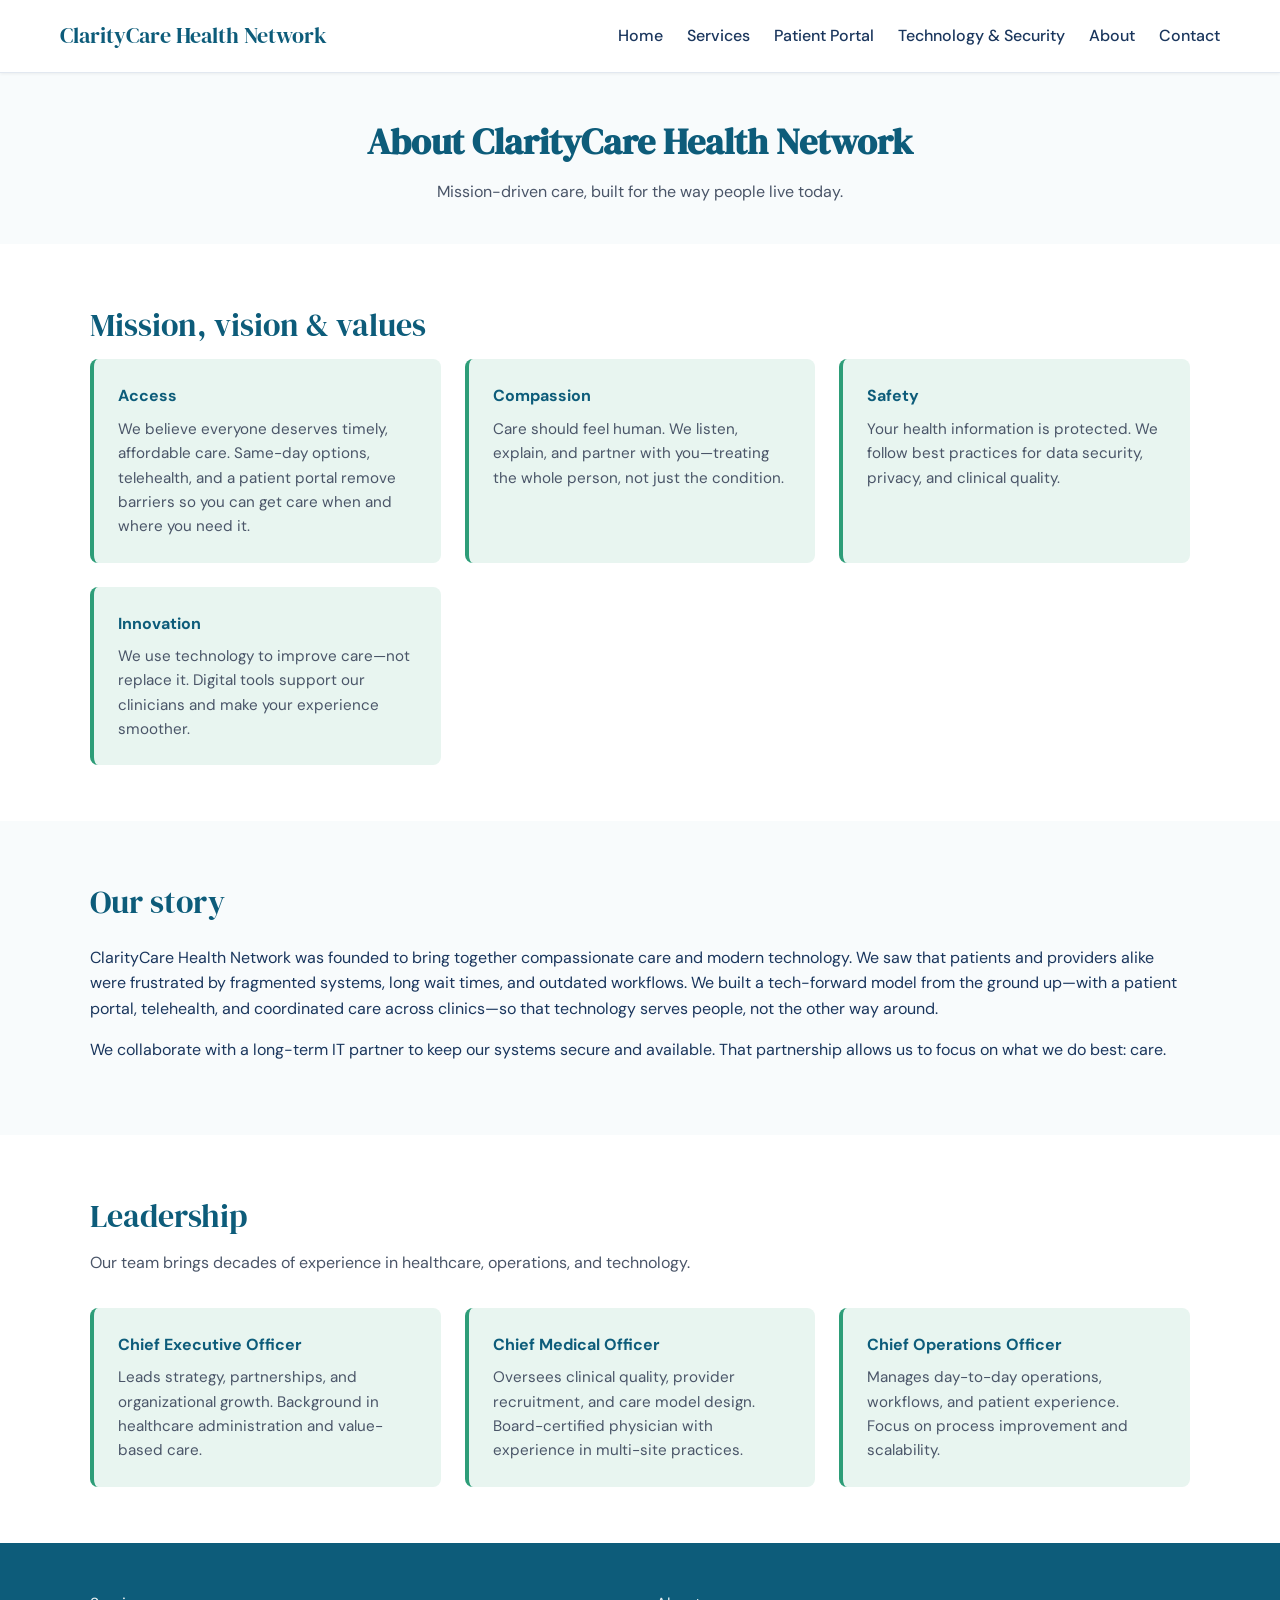
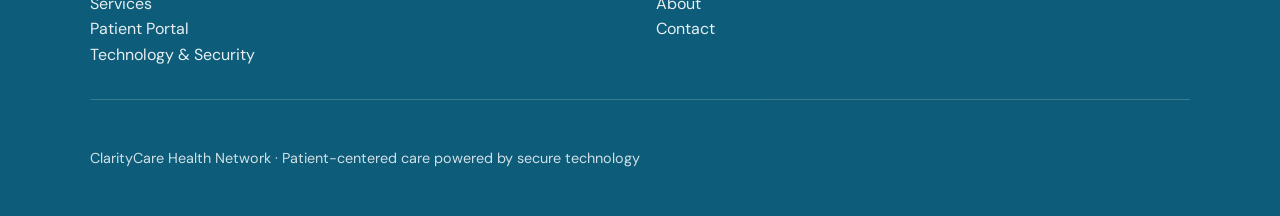
<file: projects/claritycare/about.html>
<!DOCTYPE html>
<html lang="en">
<head>
  <meta charset="UTF-8">
  <meta name="viewport" content="width=device-width, initial-scale=1.0">
  <meta name="description" content="About ClarityCare Health Network — mission, vision, values, and our tech-forward approach to care.">
  <title>About Us | ClarityCare Health Network</title>
  <link rel="preconnect" href="https://fonts.googleapis.com">
  <link rel="preconnect" href="https://fonts.gstatic.com" crossorigin>
  <link href="https://fonts.googleapis.com/css2?family=DM+Sans:ital,opsz,wght@0,9..40,400;0,9..40,500;0,9..40,600;0,9..40,700&family=DM+Serif+Display&display=swap" rel="stylesheet">
  <link rel="stylesheet" href="css/styles.css">
</head>
<body>
  <header class="site-header">
    <div class="header-inner">
      <a href="index.html" class="site-logo">ClarityCare Health Network</a>
      <button class="nav-toggle" aria-label="Toggle menu">
        <span></span><span></span><span></span>
      </button>
      <nav class="site-nav">
        <a href="index.html">Home</a>
        <a href="services.html">Services</a>
        <a href="patient-portal.html">Patient Portal</a>
        <a href="technology.html">Technology & Security</a>
        <a href="about.html">About</a>
        <a href="contact.html">Contact</a>
      </nav>
    </div>
  </header>

  <main>
    <section class="page-header">
      <div class="container">
        <h1>About ClarityCare Health Network</h1>
        <p>Mission-driven care, built for the way people live today.</p>
      </div>
    </section>

    <section class="section">
      <div class="container">
        <h2 class="section-title">Mission, vision & values</h2>
        <div class="trust-grid">
          <div class="trust-block">
            <h4>Access</h4>
            <p>We believe everyone deserves timely, affordable care. Same-day options, telehealth, and a patient portal remove barriers so you can get care when and where you need it.</p>
          </div>
          <div class="trust-block">
            <h4>Compassion</h4>
            <p>Care should feel human. We listen, explain, and partner with you—treating the whole person, not just the condition.</p>
          </div>
          <div class="trust-block">
            <h4>Safety</h4>
            <p>Your health information is protected. We follow best practices for data security, privacy, and clinical quality.</p>
          </div>
          <div class="trust-block">
            <h4>Innovation</h4>
            <p>We use technology to improve care—not replace it. Digital tools support our clinicians and make your experience smoother.</p>
          </div>
        </div>
      </div>
    </section>

    <section class="section section-alt">
      <div class="container">
        <h2 class="section-title">Our story</h2>
        <p>ClarityCare Health Network was founded to bring together compassionate care and modern technology. We saw that patients and providers alike were frustrated by fragmented systems, long wait times, and outdated workflows. We built a tech-forward model from the ground up—with a patient portal, telehealth, and coordinated care across clinics—so that technology serves people, not the other way around.</p>
        <p>We collaborate with a long-term IT partner to keep our systems secure and available. That partnership allows us to focus on what we do best: care.</p>
      </div>
    </section>

    <section class="section">
      <div class="container">
        <h2 class="section-title">Leadership</h2>
        <p class="section-intro">Our team brings decades of experience in healthcare, operations, and technology.</p>
        <div class="trust-grid">
          <div class="trust-block">
            <h4>Chief Executive Officer</h4>
            <p>Leads strategy, partnerships, and organizational growth. Background in healthcare administration and value-based care.</p>
          </div>
          <div class="trust-block">
            <h4>Chief Medical Officer</h4>
            <p>Oversees clinical quality, provider recruitment, and care model design. Board-certified physician with experience in multi-site practices.</p>
          </div>
          <div class="trust-block">
            <h4>Chief Operations Officer</h4>
            <p>Manages day-to-day operations, workflows, and patient experience. Focus on process improvement and scalability.</p>
          </div>
        </div>
      </div>
    </section>
  </main>

  <footer class="site-footer">
    <div class="container">
      <div class="footer-grid">
        <div>
          <a href="services.html">Services</a><br>
          <a href="patient-portal.html">Patient Portal</a><br>
          <a href="technology.html">Technology & Security</a>
        </div>
        <div>
          <a href="about.html">About</a><br>
          <a href="contact.html">Contact</a>
        </div>
      </div>
      <div class="footer-bottom">
        <p>ClarityCare Health Network · Patient-centered care powered by secure technology</p>
      </div>
    </div>
  </footer>

  <script>
    document.querySelector('.nav-toggle')?.addEventListener('click', () => {
      document.querySelector('.site-nav').classList.toggle('open');
    });
  </script>
</body>
</html>
</file>
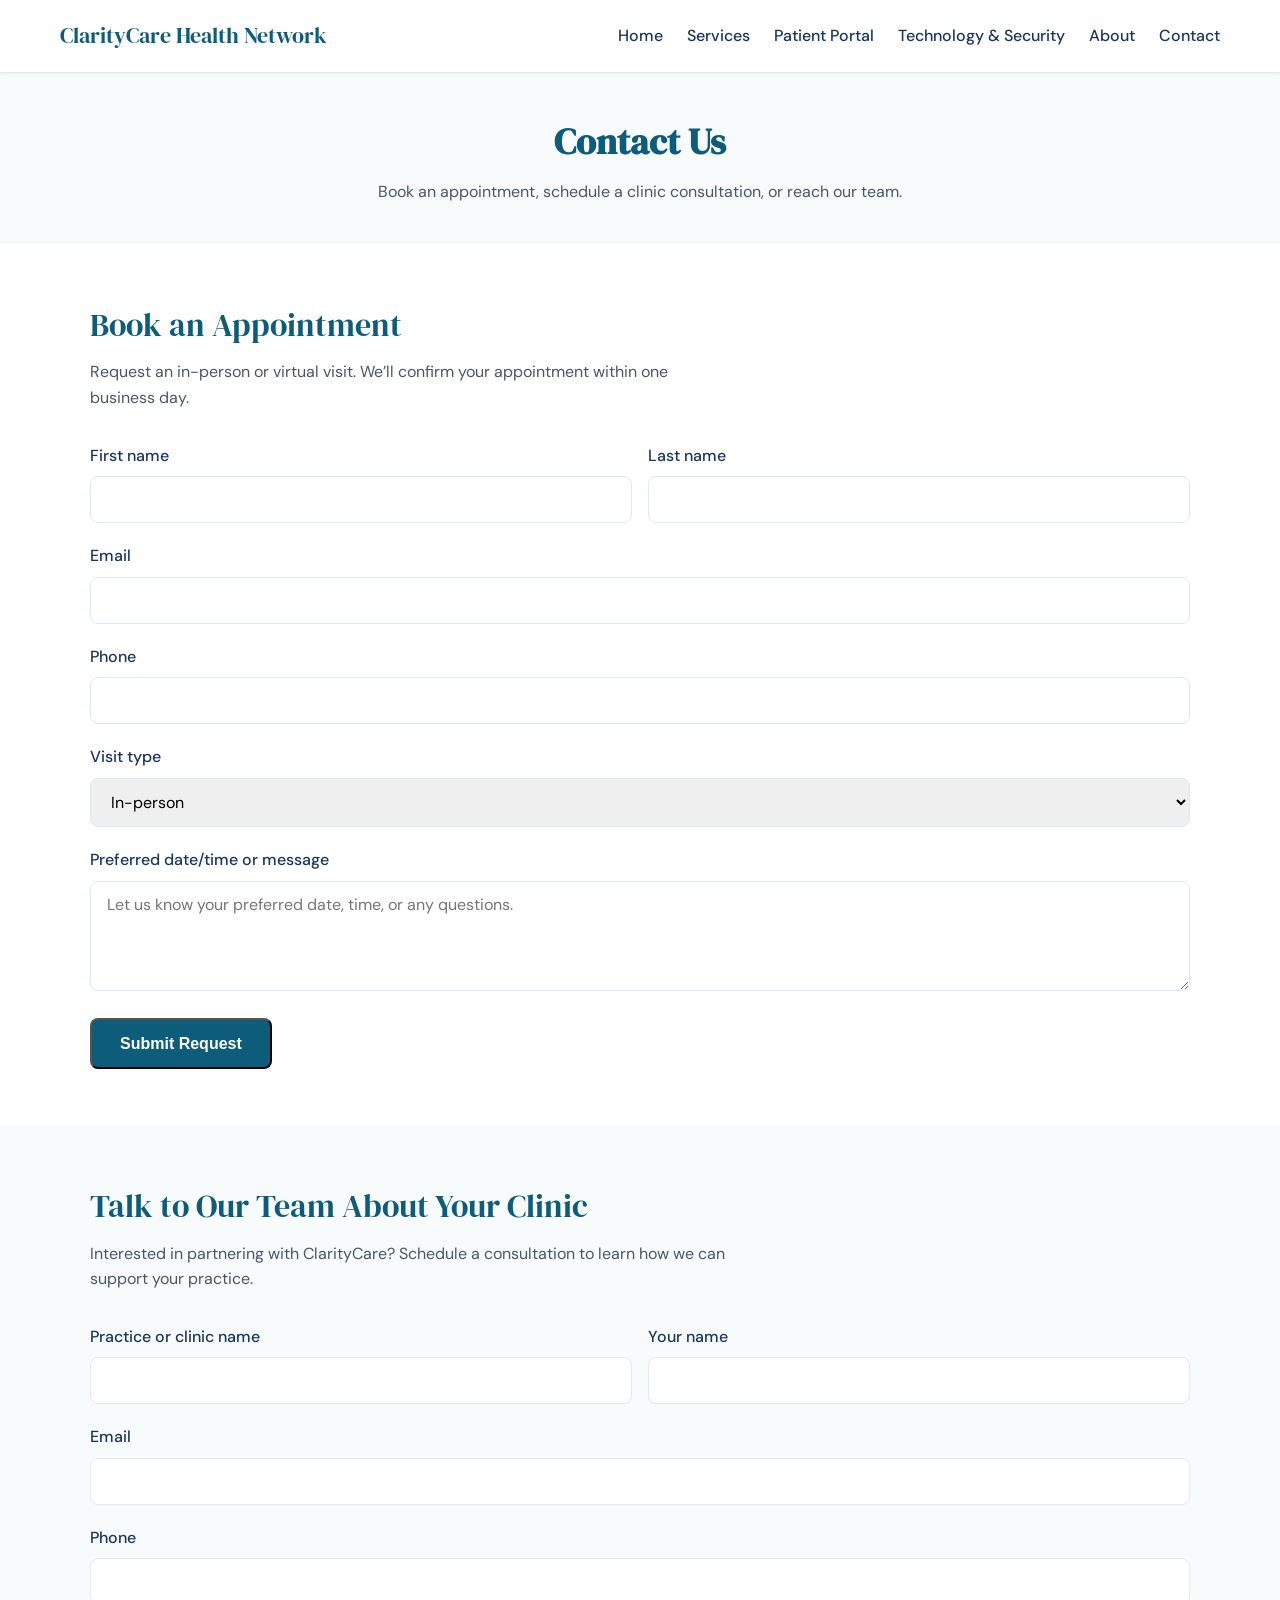
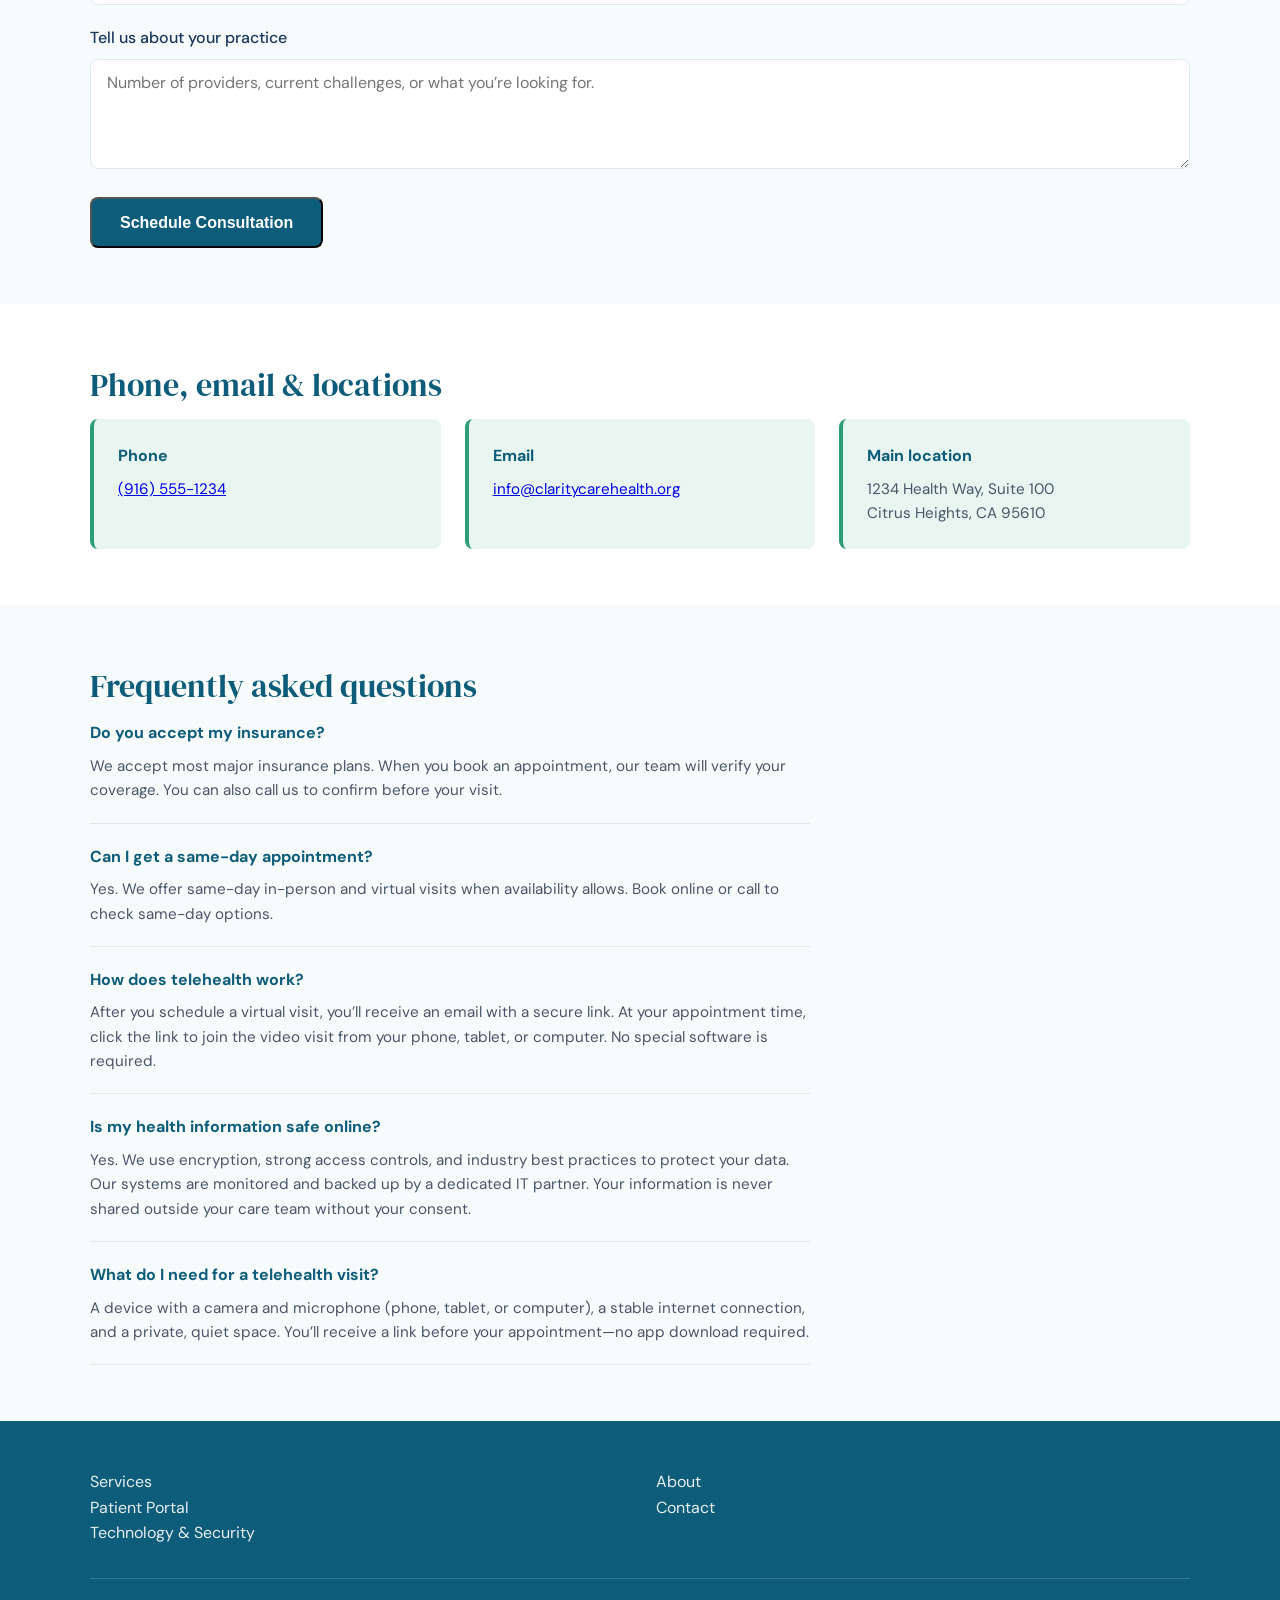
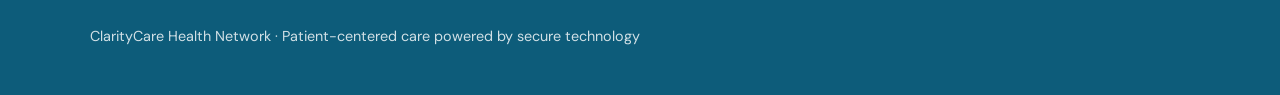
<file: projects/claritycare/contact.html>
<!DOCTYPE html>
<html lang="en">
<head>
  <meta charset="UTF-8">
  <meta name="viewport" content="width=device-width, initial-scale=1.0">
  <meta name="description" content="Contact ClarityCare Health Network — book an appointment or schedule a clinic consultation.">
  <title>Contact | ClarityCare Health Network</title>
  <link rel="preconnect" href="https://fonts.googleapis.com">
  <link rel="preconnect" href="https://fonts.gstatic.com" crossorigin>
  <link href="https://fonts.googleapis.com/css2?family=DM+Sans:ital,opsz,wght@0,9..40,400;0,9..40,500;0,9..40,600;0,9..40,700&family=DM+Serif+Display&display=swap" rel="stylesheet">
  <link rel="stylesheet" href="css/styles.css">
</head>
<body>
  <header class="site-header">
    <div class="header-inner">
      <a href="index.html" class="site-logo">ClarityCare Health Network</a>
      <button class="nav-toggle" aria-label="Toggle menu">
        <span></span><span></span><span></span>
      </button>
      <nav class="site-nav">
        <a href="index.html">Home</a>
        <a href="services.html">Services</a>
        <a href="patient-portal.html">Patient Portal</a>
        <a href="technology.html">Technology & Security</a>
        <a href="about.html">About</a>
        <a href="contact.html">Contact</a>
      </nav>
    </div>
  </header>

  <main>
    <section class="page-header">
      <div class="container">
        <h1>Contact Us</h1>
        <p>Book an appointment, schedule a clinic consultation, or reach our team.</p>
      </div>
    </section>

    <section class="section" id="book-appointment">
      <div class="container">
        <h2 class="section-title">Book an Appointment</h2>
        <p class="section-intro">Request an in-person or virtual visit. We’ll confirm your appointment within one business day.</p>
        <form class="contact-form" action="#" method="post">
          <div class="form-row">
            <div class="form-group">
              <label for="patient-first">First name</label>
              <input type="text" id="patient-first" name="patient_first" required>
            </div>
            <div class="form-group">
              <label for="patient-last">Last name</label>
              <input type="text" id="patient-last" name="patient_last" required>
            </div>
          </div>
          <div class="form-group">
            <label for="patient-email">Email</label>
            <input type="email" id="patient-email" name="patient_email" required>
          </div>
          <div class="form-group">
            <label for="patient-phone">Phone</label>
            <input type="tel" id="patient-phone" name="patient_phone" required>
          </div>
          <div class="form-group">
            <label for="visit-type">Visit type</label>
            <select id="visit-type" name="visit_type">
              <option value="in-person">In-person</option>
              <option value="virtual">Virtual (telehealth)</option>
            </select>
          </div>
          <div class="form-group">
            <label for="patient-message">Preferred date/time or message</label>
            <textarea id="patient-message" name="patient_message" rows="4" placeholder="Let us know your preferred date, time, or any questions."></textarea>
          </div>
          <button type="submit" class="btn btn-primary">Submit Request</button>
        </form>
      </div>
    </section>

    <section class="section section-alt" id="clinic-consultation">
      <div class="container">
        <h2 class="section-title">Talk to Our Team About Your Clinic</h2>
        <p class="section-intro">Interested in partnering with ClarityCare? Schedule a consultation to learn how we can support your practice.</p>
        <form class="contact-form" action="#" method="post">
          <div class="form-row">
            <div class="form-group">
              <label for="clinic-name">Practice or clinic name</label>
              <input type="text" id="clinic-name" name="clinic_name" required>
            </div>
            <div class="form-group">
              <label for="clinic-contact">Your name</label>
              <input type="text" id="clinic-contact" name="clinic_contact" required>
            </div>
          </div>
          <div class="form-group">
            <label for="clinic-email">Email</label>
            <input type="email" id="clinic-email" name="clinic_email" required>
          </div>
          <div class="form-group">
            <label for="clinic-phone">Phone</label>
            <input type="tel" id="clinic-phone" name="clinic_phone" required>
          </div>
          <div class="form-group">
            <label for="clinic-message">Tell us about your practice</label>
            <textarea id="clinic-message" name="clinic_message" rows="4" placeholder="Number of providers, current challenges, or what you’re looking for."></textarea>
          </div>
          <button type="submit" class="btn btn-primary">Schedule Consultation</button>
        </form>
      </div>
    </section>

    <section class="section">
      <div class="container">
        <h2 class="section-title">Phone, email & locations</h2>
        <div class="trust-grid">
          <div class="trust-block">
            <h4>Phone</h4>
            <p><a href="tel:+19165551234">(916) 555-1234</a></p>
          </div>
          <div class="trust-block">
            <h4>Email</h4>
            <p><a href="mailto:info@claritycarehealth.org">info@claritycarehealth.org</a></p>
          </div>
          <div class="trust-block">
            <h4>Main location</h4>
            <p>1234 Health Way, Suite 100<br>Citrus Heights, CA 95610</p>
          </div>
        </div>
      </div>
    </section>

    <section class="section section-alt">
      <div class="container">
        <h2 class="section-title">Frequently asked questions</h2>
        <div class="faq-list">
          <article class="faq-item">
            <h4>Do you accept my insurance?</h4>
            <p>We accept most major insurance plans. When you book an appointment, our team will verify your coverage. You can also call us to confirm before your visit.</p>
          </article>
          <article class="faq-item">
            <h4>Can I get a same-day appointment?</h4>
            <p>Yes. We offer same-day in-person and virtual visits when availability allows. Book online or call to check same-day options.</p>
          </article>
          <article class="faq-item">
            <h4>How does telehealth work?</h4>
            <p>After you schedule a virtual visit, you’ll receive an email with a secure link. At your appointment time, click the link to join the video visit from your phone, tablet, or computer. No special software is required.</p>
          </article>
          <article class="faq-item">
            <h4>Is my health information safe online?</h4>
            <p>Yes. We use encryption, strong access controls, and industry best practices to protect your data. Our systems are monitored and backed up by a dedicated IT partner. Your information is never shared outside your care team without your consent.</p>
          </article>
          <article class="faq-item">
            <h4>What do I need for a telehealth visit?</h4>
            <p>A device with a camera and microphone (phone, tablet, or computer), a stable internet connection, and a private, quiet space. You’ll receive a link before your appointment—no app download required.</p>
          </article>
        </div>
      </div>
    </section>
  </main>

  <footer class="site-footer">
    <div class="container">
      <div class="footer-grid">
        <div>
          <a href="services.html">Services</a><br>
          <a href="patient-portal.html">Patient Portal</a><br>
          <a href="technology.html">Technology & Security</a>
        </div>
        <div>
          <a href="about.html">About</a><br>
          <a href="contact.html">Contact</a>
        </div>
      </div>
      <div class="footer-bottom">
        <p>ClarityCare Health Network · Patient-centered care powered by secure technology</p>
      </div>
    </div>
  </footer>

  <script>
    document.querySelector('.nav-toggle')?.addEventListener('click', () => {
      document.querySelector('.site-nav').classList.toggle('open');
    });
    document.querySelectorAll('form').forEach(form => {
      form.addEventListener('submit', (e) => {
        e.preventDefault();
        alert('Thank you. This is a demo form. In production, this would submit to your backend.');
      });
    });
  </script>
</body>
</html>
</file>
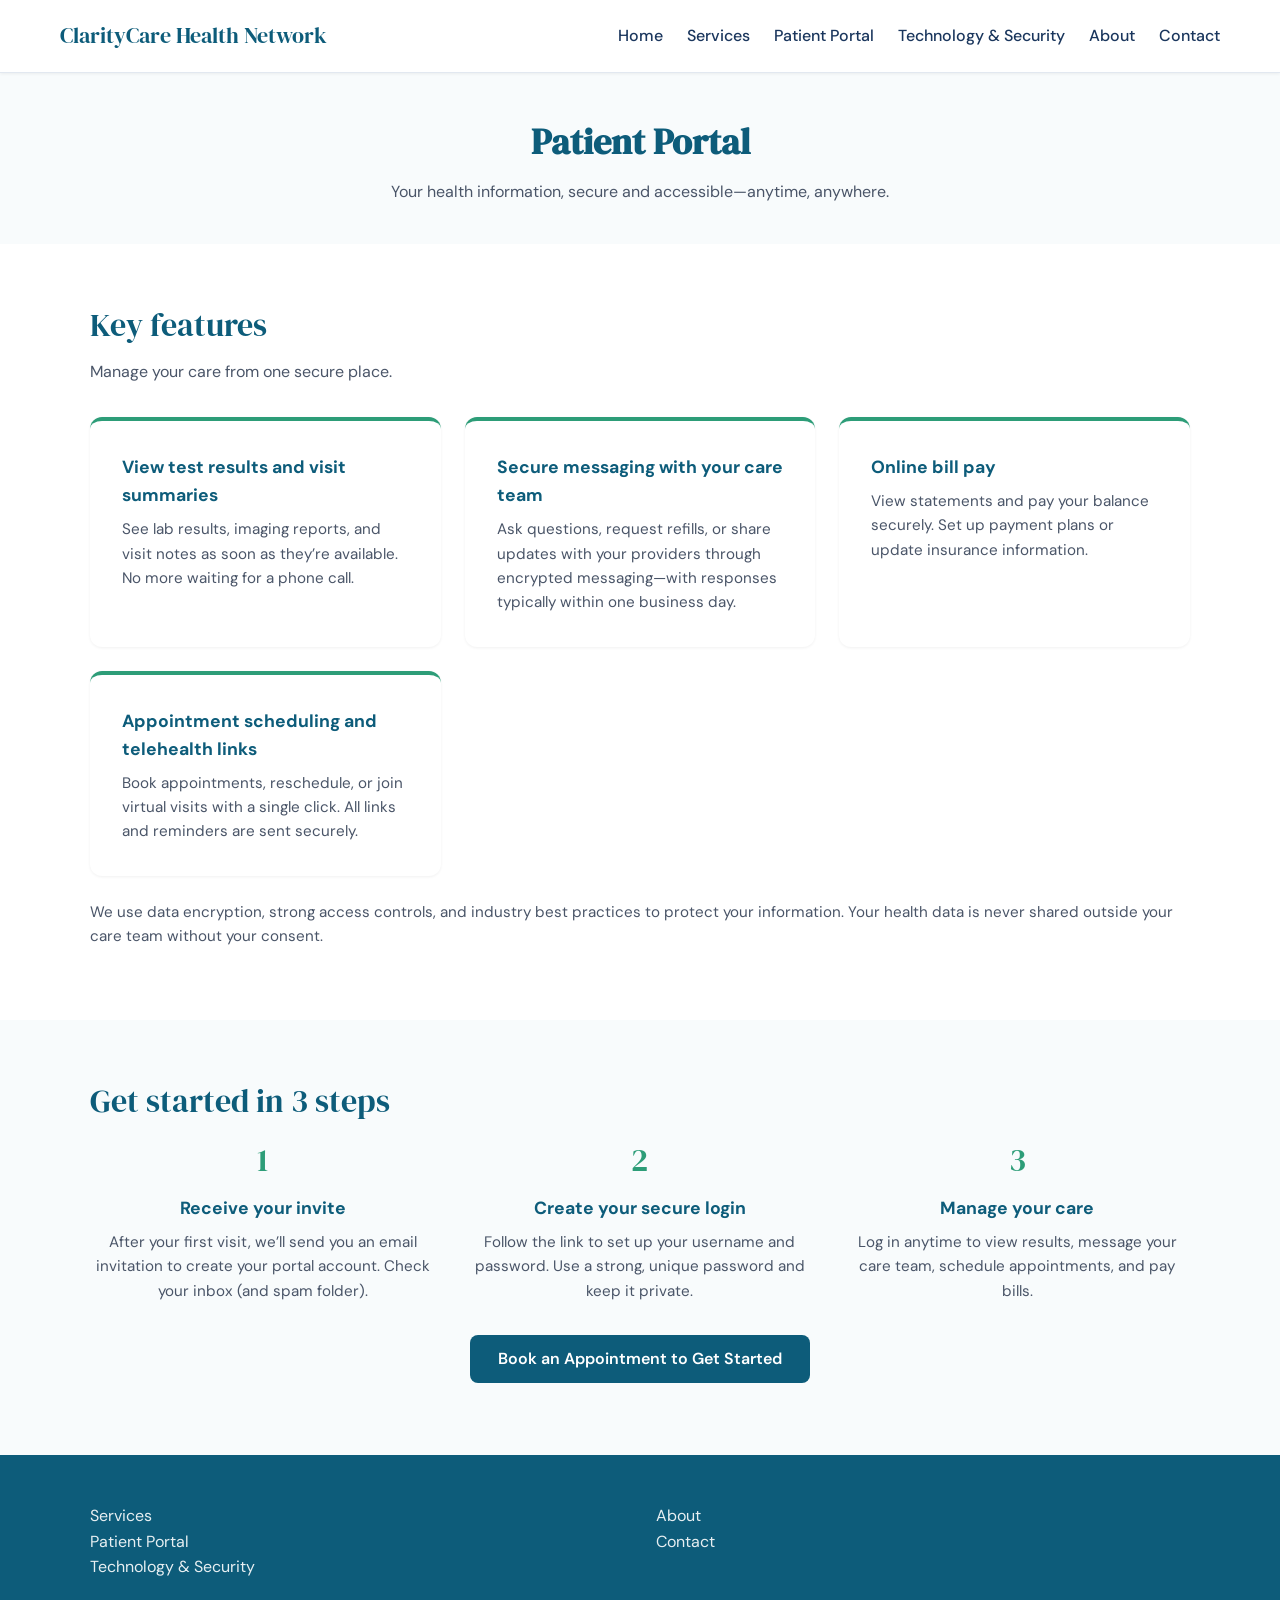
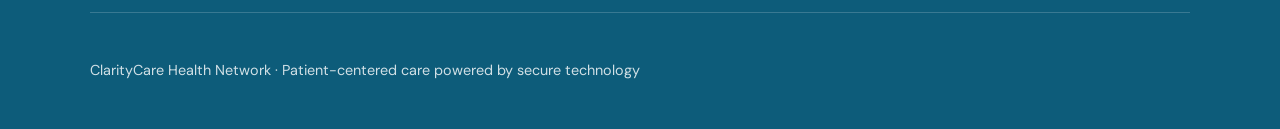
<file: projects/claritycare/patient-portal.html>
<!DOCTYPE html>
<html lang="en">
<head>
  <meta charset="UTF-8">
  <meta name="viewport" content="width=device-width, initial-scale=1.0">
  <meta name="description" content="ClarityCare Patient Portal — view results, message your care team, pay bills, and schedule appointments securely.">
  <title>Patient Portal | ClarityCare Health Network</title>
  <link rel="preconnect" href="https://fonts.googleapis.com">
  <link rel="preconnect" href="https://fonts.gstatic.com" crossorigin>
  <link href="https://fonts.googleapis.com/css2?family=DM+Sans:ital,opsz,wght@0,9..40,400;0,9..40,500;0,9..40,600;0,9..40,700&family=DM+Serif+Display&display=swap" rel="stylesheet">
  <link rel="stylesheet" href="css/styles.css">
</head>
<body>
  <header class="site-header">
    <div class="header-inner">
      <a href="index.html" class="site-logo">ClarityCare Health Network</a>
      <button class="nav-toggle" aria-label="Toggle menu">
        <span></span><span></span><span></span>
      </button>
      <nav class="site-nav">
        <a href="index.html">Home</a>
        <a href="services.html">Services</a>
        <a href="patient-portal.html">Patient Portal</a>
        <a href="technology.html">Technology & Security</a>
        <a href="about.html">About</a>
        <a href="contact.html">Contact</a>
      </nav>
    </div>
  </header>

  <main>
    <section class="page-header">
      <div class="container">
        <h1>Patient Portal</h1>
        <p>Your health information, secure and accessible—anytime, anywhere.</p>
      </div>
    </section>

    <section class="section">
      <div class="container">
        <h2 class="section-title">Key features</h2>
        <p class="section-intro">Manage your care from one secure place.</p>
        <div class="benefits-grid">
          <article class="benefit-card">
            <h3>View test results and visit summaries</h3>
            <p>See lab results, imaging reports, and visit notes as soon as they’re available. No more waiting for a phone call.</p>
          </article>
          <article class="benefit-card">
            <h3>Secure messaging with your care team</h3>
            <p>Ask questions, request refills, or share updates with your providers through encrypted messaging—with responses typically within one business day.</p>
          </article>
          <article class="benefit-card">
            <h3>Online bill pay</h3>
            <p>View statements and pay your balance securely. Set up payment plans or update insurance information.</p>
          </article>
          <article class="benefit-card">
            <h3>Appointment scheduling and telehealth links</h3>
            <p>Book appointments, reschedule, or join virtual visits with a single click. All links and reminders are sent securely.</p>
          </article>
        </div>
        <p style="margin-top: 1.5rem; color: var(--color-text-muted); font-size: 0.95rem;">We use data encryption, strong access controls, and industry best practices to protect your information. Your health data is never shared outside your care team without your consent.</p>
      </div>
    </section>

    <section class="section section-alt">
      <div class="container">
        <h2 class="section-title">Get started in 3 steps</h2>
        <div class="work-steps">
          <article class="work-step">
            <div class="work-step-num">1</div>
            <h3>Receive your invite</h3>
            <p>After your first visit, we’ll send you an email invitation to create your portal account. Check your inbox (and spam folder).</p>
          </article>
          <article class="work-step">
            <div class="work-step-num">2</div>
            <h3>Create your secure login</h3>
            <p>Follow the link to set up your username and password. Use a strong, unique password and keep it private.</p>
          </article>
          <article class="work-step">
            <div class="work-step-num">3</div>
            <h3>Manage your care</h3>
            <p>Log in anytime to view results, message your care team, schedule appointments, and pay bills.</p>
          </article>
        </div>
        <p style="margin-top: 2rem; text-align: center;"><a href="contact.html#book-appointment" class="btn btn-primary">Book an Appointment to Get Started</a></p>
      </div>
    </section>
  </main>

  <footer class="site-footer">
    <div class="container">
      <div class="footer-grid">
        <div>
          <a href="services.html">Services</a><br>
          <a href="patient-portal.html">Patient Portal</a><br>
          <a href="technology.html">Technology & Security</a>
        </div>
        <div>
          <a href="about.html">About</a><br>
          <a href="contact.html">Contact</a>
        </div>
      </div>
      <div class="footer-bottom">
        <p>ClarityCare Health Network · Patient-centered care powered by secure technology</p>
      </div>
    </div>
  </footer>

  <script>
    document.querySelector('.nav-toggle')?.addEventListener('click', () => {
      document.querySelector('.site-nav').classList.toggle('open');
    });
  </script>
</body>
</html>
</file>
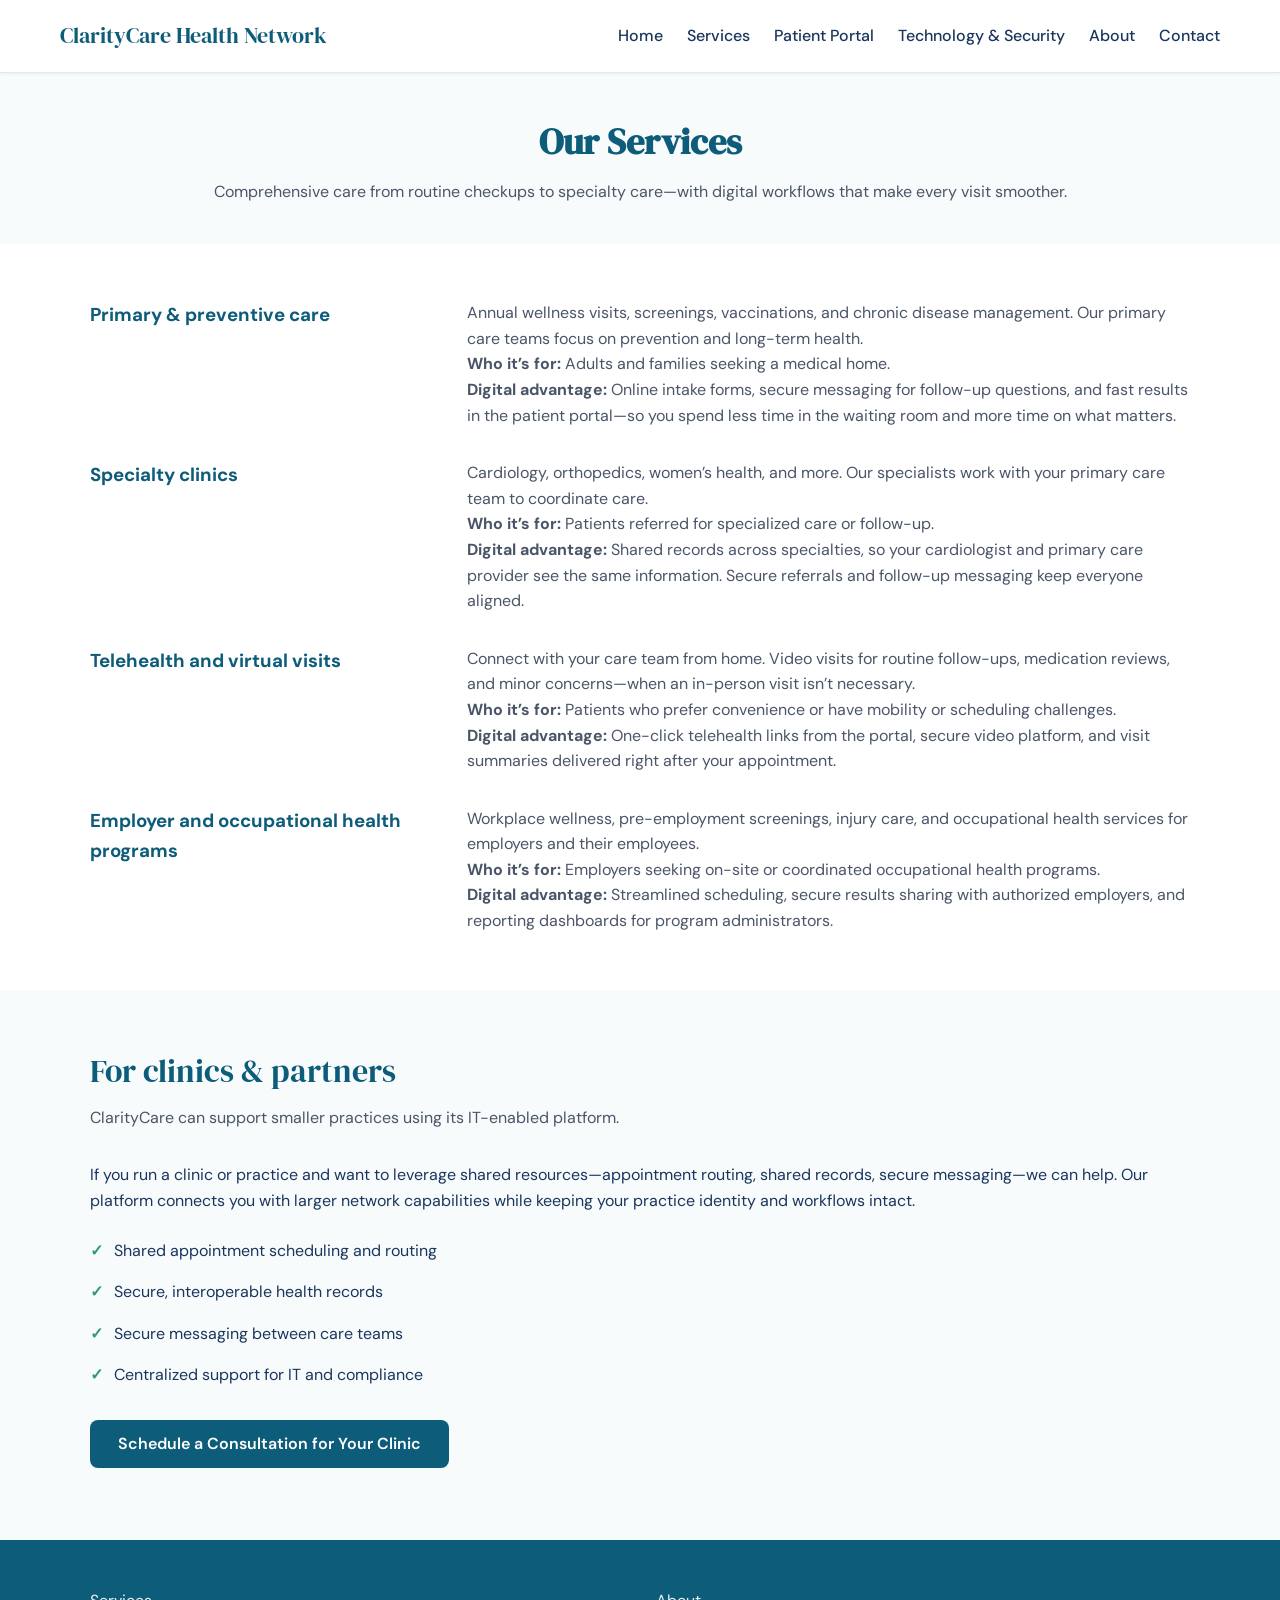
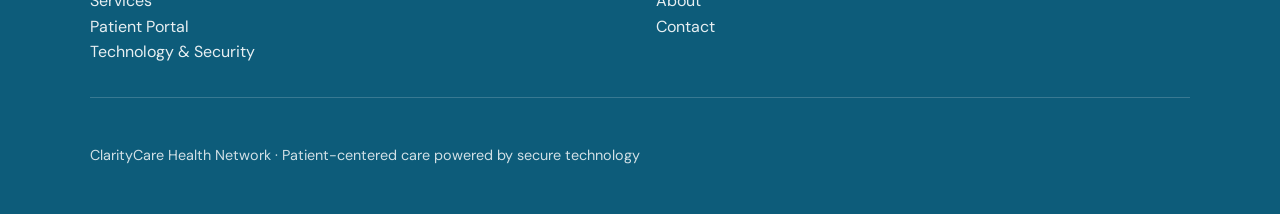
<file: projects/claritycare/services.html>
<!DOCTYPE html>
<html lang="en">
<head>
  <meta charset="UTF-8">
  <meta name="viewport" content="width=device-width, initial-scale=1.0">
  <meta name="description" content="ClarityCare Health Network services: primary care, specialty clinics, telehealth, and employer health programs.">
  <title>Services | ClarityCare Health Network</title>
  <link rel="preconnect" href="https://fonts.googleapis.com">
  <link rel="preconnect" href="https://fonts.gstatic.com" crossorigin>
  <link href="https://fonts.googleapis.com/css2?family=DM+Sans:ital,opsz,wght@0,9..40,400;0,9..40,500;0,9..40,600;0,9..40,700&family=DM+Serif+Display&display=swap" rel="stylesheet">
  <link rel="stylesheet" href="css/styles.css">
</head>
<body>
  <header class="site-header">
    <div class="header-inner">
      <a href="index.html" class="site-logo">ClarityCare Health Network</a>
      <button class="nav-toggle" aria-label="Toggle menu">
        <span></span><span></span><span></span>
      </button>
      <nav class="site-nav">
        <a href="index.html">Home</a>
        <a href="services.html">Services</a>
        <a href="patient-portal.html">Patient Portal</a>
        <a href="technology.html">Technology & Security</a>
        <a href="about.html">About</a>
        <a href="contact.html">Contact</a>
      </nav>
    </div>
  </header>

  <main>
    <section class="page-header">
      <div class="container">
        <h1>Our Services</h1>
        <p>Comprehensive care from routine checkups to specialty care—with digital workflows that make every visit smoother.</p>
      </div>
    </section>

    <section class="section">
      <div class="container">
        <div class="services-list">
          <article class="service-item">
            <h3>Primary & preventive care</h3>
            <div>
              <p>Annual wellness visits, screenings, vaccinations, and chronic disease management. Our primary care teams focus on prevention and long-term health.</p>
              <p><strong>Who it’s for:</strong> Adults and families seeking a medical home.</p>
              <p><strong>Digital advantage:</strong> Online intake forms, secure messaging for follow-up questions, and fast results in the patient portal—so you spend less time in the waiting room and more time on what matters.</p>
            </div>
          </article>
          <article class="service-item">
            <h3>Specialty clinics</h3>
            <div>
              <p>Cardiology, orthopedics, women’s health, and more. Our specialists work with your primary care team to coordinate care.</p>
              <p><strong>Who it’s for:</strong> Patients referred for specialized care or follow-up.</p>
              <p><strong>Digital advantage:</strong> Shared records across specialties, so your cardiologist and primary care provider see the same information. Secure referrals and follow-up messaging keep everyone aligned.</p>
            </div>
          </article>
          <article class="service-item">
            <h3>Telehealth and virtual visits</h3>
            <div>
              <p>Connect with your care team from home. Video visits for routine follow-ups, medication reviews, and minor concerns—when an in-person visit isn’t necessary.</p>
              <p><strong>Who it’s for:</strong> Patients who prefer convenience or have mobility or scheduling challenges.</p>
              <p><strong>Digital advantage:</strong> One-click telehealth links from the portal, secure video platform, and visit summaries delivered right after your appointment.</p>
            </div>
          </article>
          <article class="service-item">
            <h3>Employer and occupational health programs</h3>
            <div>
              <p>Workplace wellness, pre-employment screenings, injury care, and occupational health services for employers and their employees.</p>
              <p><strong>Who it’s for:</strong> Employers seeking on-site or coordinated occupational health programs.</p>
              <p><strong>Digital advantage:</strong> Streamlined scheduling, secure results sharing with authorized employers, and reporting dashboards for program administrators.</p>
            </div>
          </article>
        </div>
      </div>
    </section>

    <section class="section section-alt">
      <div class="container">
        <h2 class="section-title">For clinics & partners</h2>
        <p class="section-intro">ClarityCare can support smaller practices using its IT-enabled platform.</p>
        <p>If you run a clinic or practice and want to leverage shared resources—appointment routing, shared records, secure messaging—we can help. Our platform connects you with larger network capabilities while keeping your practice identity and workflows intact.</p>
        <ul class="feature-list">
          <li>Shared appointment scheduling and routing</li>
          <li>Secure, interoperable health records</li>
          <li>Secure messaging between care teams</li>
          <li>Centralized support for IT and compliance</li>
        </ul>
        <p style="margin-top: 1.5rem;"><a href="contact.html#clinic-consultation" class="btn btn-primary">Schedule a Consultation for Your Clinic</a></p>
      </div>
    </section>
  </main>

  <footer class="site-footer">
    <div class="container">
      <div class="footer-grid">
        <div>
          <a href="services.html">Services</a><br>
          <a href="patient-portal.html">Patient Portal</a><br>
          <a href="technology.html">Technology & Security</a>
        </div>
        <div>
          <a href="about.html">About</a><br>
          <a href="contact.html">Contact</a>
        </div>
      </div>
      <div class="footer-bottom">
        <p>ClarityCare Health Network · Patient-centered care powered by secure technology</p>
      </div>
    </div>
  </footer>

  <script>
    document.querySelector('.nav-toggle')?.addEventListener('click', () => {
      document.querySelector('.site-nav').classList.toggle('open');
    });
  </script>
</body>
</html>
</file>
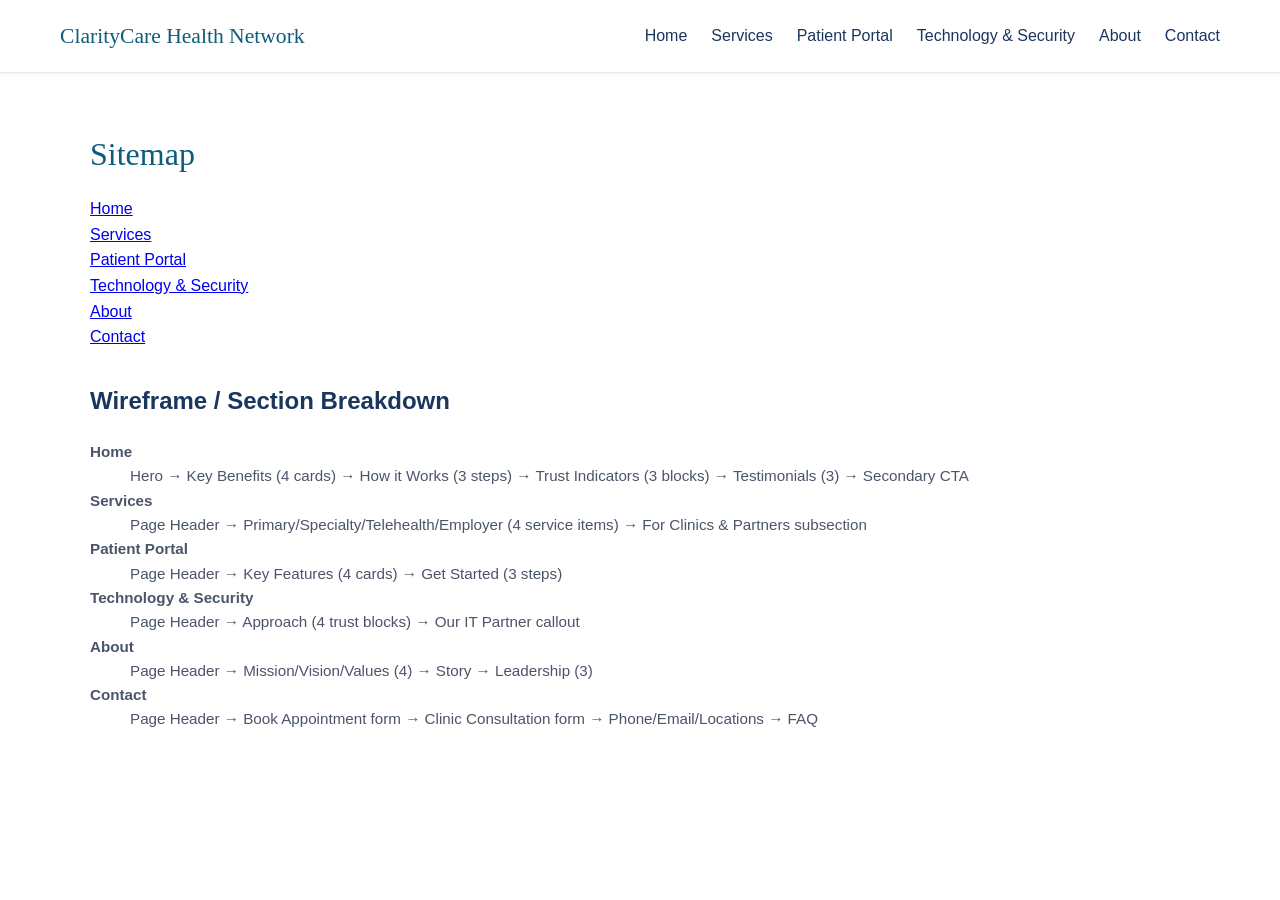
<file: projects/claritycare/sitemap.html>
<!DOCTYPE html>
<html lang="en">
<head>
  <meta charset="UTF-8">
  <meta name="viewport" content="width=device-width, initial-scale=1.0">
  <title>Sitemap | ClarityCare Health Network</title>
  <link rel="stylesheet" href="css/styles.css">
</head>
<body>
  <header class="site-header">
    <div class="header-inner">
      <a href="index.html" class="site-logo">ClarityCare Health Network</a>
      <nav class="site-nav" style="display: flex;">
        <a href="index.html">Home</a>
        <a href="services.html">Services</a>
        <a href="patient-portal.html">Patient Portal</a>
        <a href="technology.html">Technology & Security</a>
        <a href="about.html">About</a>
        <a href="contact.html">Contact</a>
      </nav>
    </div>
  </header>
  <main class="section">
    <div class="container">
      <h1 class="section-title">Sitemap</h1>
      <ul style="list-style: none; padding: 0;">
        <li><a href="index.html">Home</a></li>
        <li><a href="services.html">Services</a></li>
        <li><a href="patient-portal.html">Patient Portal</a></li>
        <li><a href="technology.html">Technology & Security</a></li>
        <li><a href="about.html">About</a></li>
        <li><a href="contact.html">Contact</a></li>
      </ul>
      <h2 style="margin-top: 2rem;">Wireframe / Section Breakdown</h2>
      <dl style="color: var(--color-text-muted); font-size: 0.95rem;">
        <dt><strong>Home</strong></dt>
        <dd>Hero → Key Benefits (4 cards) → How it Works (3 steps) → Trust Indicators (3 blocks) → Testimonials (3) → Secondary CTA</dd>
        <dt><strong>Services</strong></dt>
        <dd>Page Header → Primary/Specialty/Telehealth/Employer (4 service items) → For Clinics & Partners subsection</dd>
        <dt><strong>Patient Portal</strong></dt>
        <dd>Page Header → Key Features (4 cards) → Get Started (3 steps)</dd>
        <dt><strong>Technology & Security</strong></dt>
        <dd>Page Header → Approach (4 trust blocks) → Our IT Partner callout</dd>
        <dt><strong>About</strong></dt>
        <dd>Page Header → Mission/Vision/Values (4) → Story → Leadership (3)</dd>
        <dt><strong>Contact</strong></dt>
        <dd>Page Header → Book Appointment form → Clinic Consultation form → Phone/Email/Locations → FAQ</dd>
      </dl>
    </div>
  </main>
</body>
</html>
</file>
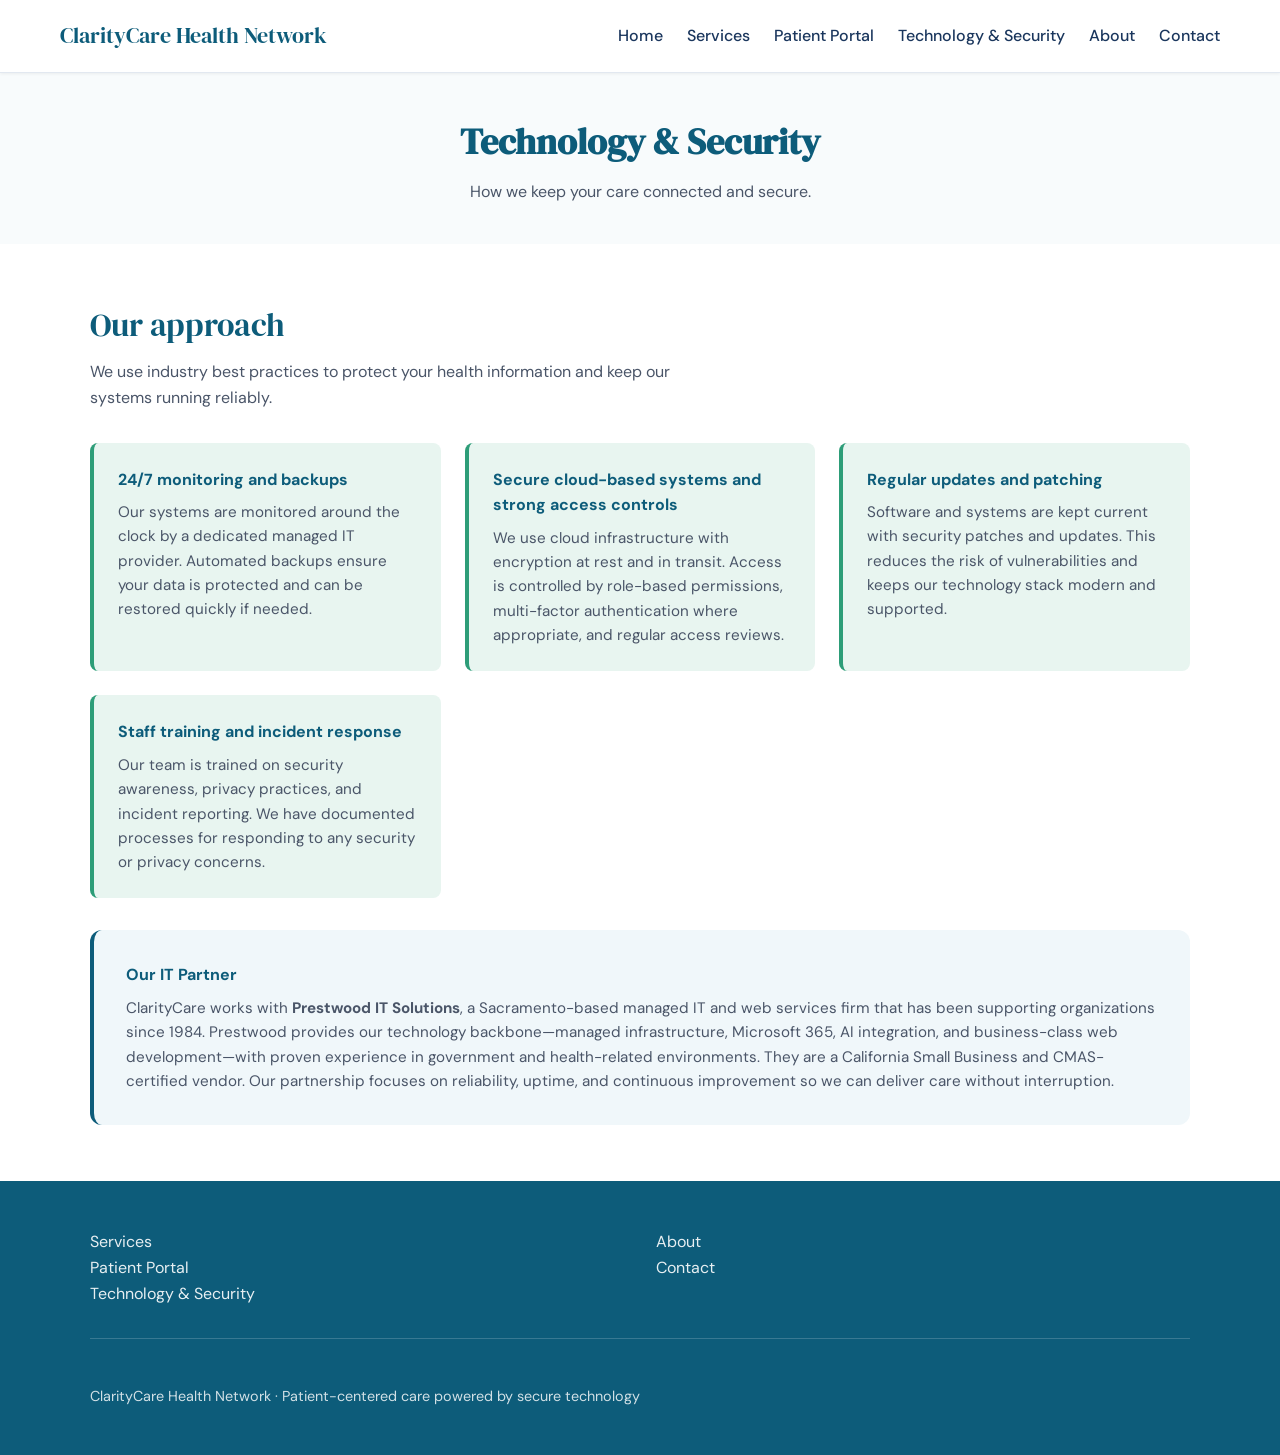
<file: projects/claritycare/technology.html>
<!DOCTYPE html>
<html lang="en">
<head>
  <meta charset="UTF-8">
  <meta name="viewport" content="width=device-width, initial-scale=1.0">
  <meta name="description" content="How ClarityCare keeps your care connected and secure—24/7 monitoring, encryption, and a dedicated IT partner.">
  <title>Technology & Security | ClarityCare Health Network</title>
  <link rel="preconnect" href="https://fonts.googleapis.com">
  <link rel="preconnect" href="https://fonts.gstatic.com" crossorigin>
  <link href="https://fonts.googleapis.com/css2?family=DM+Sans:ital,opsz,wght@0,9..40,400;0,9..40,500;0,9..40,600;0,9..40,700&family=DM+Serif+Display&display=swap" rel="stylesheet">
  <link rel="stylesheet" href="css/styles.css">
</head>
<body>
  <header class="site-header">
    <div class="header-inner">
      <a href="index.html" class="site-logo">ClarityCare Health Network</a>
      <button class="nav-toggle" aria-label="Toggle menu">
        <span></span><span></span><span></span>
      </button>
      <nav class="site-nav">
        <a href="index.html">Home</a>
        <a href="services.html">Services</a>
        <a href="patient-portal.html">Patient Portal</a>
        <a href="technology.html">Technology & Security</a>
        <a href="about.html">About</a>
        <a href="contact.html">Contact</a>
      </nav>
    </div>
  </header>

  <main>
    <section class="page-header">
      <div class="container">
        <h1>Technology & Security</h1>
        <p>How we keep your care connected and secure.</p>
      </div>
    </section>

    <section class="section">
      <div class="container">
        <h2 class="section-title">Our approach</h2>
        <p class="section-intro">We use industry best practices to protect your health information and keep our systems running reliably.</p>
        <div class="trust-grid">
          <div class="trust-block">
            <h4>24/7 monitoring and backups</h4>
            <p>Our systems are monitored around the clock by a dedicated managed IT provider. Automated backups ensure your data is protected and can be restored quickly if needed.</p>
          </div>
          <div class="trust-block">
            <h4>Secure cloud-based systems and strong access controls</h4>
            <p>We use cloud infrastructure with encryption at rest and in transit. Access is controlled by role-based permissions, multi-factor authentication where appropriate, and regular access reviews.</p>
          </div>
          <div class="trust-block">
            <h4>Regular updates and patching</h4>
            <p>Software and systems are kept current with security patches and updates. This reduces the risk of vulnerabilities and keeps our technology stack modern and supported.</p>
          </div>
          <div class="trust-block">
            <h4>Staff training and incident response</h4>
            <p>Our team is trained on security awareness, privacy practices, and incident reporting. We have documented processes for responding to any security or privacy concerns.</p>
          </div>
        </div>

        <div class="it-partner-callout">
          <h4>Our IT Partner</h4>
          <p>ClarityCare works with <strong>Prestwood IT Solutions</strong>, a Sacramento-based managed IT and web services firm that has been supporting organizations since 1984. Prestwood provides our technology backbone—managed infrastructure, Microsoft 365, AI integration, and business-class web development—with proven experience in government and health-related environments. They are a California Small Business and CMAS-certified vendor. Our partnership focuses on reliability, uptime, and continuous improvement so we can deliver care without interruption.</p>
        </div>
      </div>
    </section>
  </main>

  <footer class="site-footer">
    <div class="container">
      <div class="footer-grid">
        <div>
          <a href="services.html">Services</a><br>
          <a href="patient-portal.html">Patient Portal</a><br>
          <a href="technology.html">Technology & Security</a>
        </div>
        <div>
          <a href="about.html">About</a><br>
          <a href="contact.html">Contact</a>
        </div>
      </div>
      <div class="footer-bottom">
        <p>ClarityCare Health Network · Patient-centered care powered by secure technology</p>
      </div>
    </div>
  </footer>

  <script>
    document.querySelector('.nav-toggle')?.addEventListener('click', () => {
      document.querySelector('.site-nav').classList.toggle('open');
    });
  </script>
</body>
</html>
</file>
<file: css/prestwood.css>
/* Prestwood IT Solutions — Main Company Site */

:root {
  --color-bg: #f8fafc;
  --color-surface: #ffffff;
  --color-primary: #1e3a5f;
  --color-primary-light: #2d4a6f;
  --color-accent: #3b82f6;
  --color-text: #1e293b;
  --color-text-muted: #64748b;
  --color-border: #e2e8f0;
  --font-sans: 'DM Sans', system-ui, sans-serif;
  --font-serif: 'DM Serif Display', Georgia, serif;
  --radius: 8px;
  --radius-lg: 12px;
  --shadow: 0 1px 3px rgba(0,0,0,0.08);
  --shadow-lg: 0 4px 12px rgba(0,0,0,0.1);
  --header-h: 64px;
}

*, *::before, *::after { box-sizing: border-box; }
html { scroll-behavior: smooth; }
body {
  margin: 0;
  font-family: var(--font-sans);
  font-size: 16px;
  line-height: 1.6;
  color: var(--color-text);
  background: var(--color-bg);
}

.header {
  position: sticky;
  top: 0;
  z-index: 100;
  background: var(--color-surface);
  border-bottom: 1px solid var(--color-border);
  box-shadow: var(--shadow);
}
.header-inner {
  max-width: 1200px;
  margin: 0 auto;
  padding: 0 1rem;
  height: var(--header-h);
  display: flex;
  align-items: center;
  justify-content: space-between;
}
.logo {
  font-family: var(--font-serif);
  font-size: 1.25rem;
  font-weight: 400;
  color: var(--color-primary);
  text-decoration: none;
}
.logo:hover { color: var(--color-primary-light); }
.nav-toggle {
  display: flex;
  flex-direction: column;
  gap: 5px;
  padding: 8px;
  background: none;
  border: none;
  cursor: pointer;
}
.nav-toggle span {
  width: 22px;
  height: 2px;
  background: var(--color-text);
  border-radius: 1px;
}
.nav {
  display: none;
  gap: 1.5rem;
}
.nav a {
  color: var(--color-text);
  text-decoration: none;
  font-weight: 500;
}
.nav a:hover { color: var(--color-accent); }
.nav.open { display: flex; }

@media (min-width: 768px) {
  .nav-toggle { display: none; }
  .nav { display: flex; }
}

.hero {
  background: linear-gradient(135deg, var(--color-primary) 0%, var(--color-primary-light) 100%);
  color: #fff;
  padding: 3rem 1.5rem 4rem;
  text-align: center;
}
.hero-badge {
  font-size: 0.875rem;
  opacity: 0.9;
  margin: 0 0 0.5rem;
}
.hero h1 {
  font-family: var(--font-serif);
  font-size: clamp(1.75rem, 5vw, 2.75rem);
  font-weight: 400;
  margin: 0 0 0.75rem;
}
.hero-tagline {
  max-width: 560px;
  margin: 0 auto 2rem;
  opacity: 0.95;
  font-size: 1rem;
}
.hero-actions {
  display: flex;
  flex-wrap: wrap;
  gap: 0.75rem;
  justify-content: center;
}

.btn {
  display: inline-block;
  padding: 0.75rem 1.5rem;
  border-radius: var(--radius);
  font-weight: 600;
  text-decoration: none;
  transition: transform 0.15s, box-shadow 0.15s;
}
.btn-primary {
  background: #fff;
  color: var(--color-primary);
}
.btn-primary:hover {
  transform: translateY(-1px);
  box-shadow: var(--shadow-lg);
}
.btn-secondary {
  background: rgba(255,255,255,0.2);
  color: #fff;
  border: 2px solid rgba(255,255,255,0.5);
}
.btn-secondary:hover { background: rgba(255,255,255,0.3); }

.section {
  padding: 3rem 1rem;
}
.section-alt { background: var(--color-surface); }
.container {
  max-width: 1100px;
  margin: 0 auto;
}
.section-title {
  font-family: var(--font-serif);
  font-size: clamp(1.5rem, 4vw, 2rem);
  font-weight: 400;
  color: var(--color-primary);
  margin: 0 0 0.5rem;
}
.section-intro {
  color: var(--color-text-muted);
  margin: 0 0 2rem;
}

.services-grid {
  display: grid;
  gap: 1.25rem;
  grid-template-columns: repeat(auto-fit, minmax(280px, 1fr));
}
.service-card {
  background: var(--color-surface);
  padding: 1.5rem;
  border-radius: var(--radius-lg);
  box-shadow: var(--shadow);
  border-top: 4px solid var(--color-accent);
}
.service-card h3 {
  margin: 0 0 0.5rem;
  color: var(--color-primary);
  font-size: 1.1rem;
}
.service-card p { margin: 0; font-size: 0.95rem; color: var(--color-text-muted); }

.clients-content p { margin: 0.5rem 0; }
.client-lists {
  display: grid;
  gap: 1.5rem;
  margin-top: 1.5rem;
  grid-template-columns: repeat(auto-fit, minmax(260px, 1fr));
}
.client-lists h4 {
  margin: 0 0 0.5rem;
  color: var(--color-primary);
  font-size: 1rem;
}

.project-card {
  background: var(--color-surface);
  border-radius: var(--radius-lg);
  padding: 2rem;
  box-shadow: var(--shadow);
  border-left: 4px solid var(--color-accent);
}
.project-card h3 { margin: 0 0 0.25rem; color: var(--color-primary); }
.project-meta {
  font-size: 0.9rem;
  color: var(--color-text-muted);
  margin: 0 0 1rem;
}
.project-features {
  margin: 1rem 0;
  padding-left: 1.5rem;
}
.project-features li { margin-bottom: 0.25rem; }

.about-content p { margin: 0.75rem 0; }

.contact-grid {
  display: grid;
  gap: 1.5rem;
  grid-template-columns: repeat(auto-fit, minmax(220px, 1fr));
}
.contact-card {
  background: var(--color-surface);
  padding: 1.5rem;
  border-radius: var(--radius);
  box-shadow: var(--shadow);
}
.contact-card h4 {
  margin: 0 0 0.5rem;
  color: var(--color-primary);
  font-size: 1rem;
}
.contact-card a { color: var(--color-accent); text-decoration: none; }
.contact-card a:hover { text-decoration: underline; }

.footer {
  background: var(--color-text);
  color: #94a3b8;
  padding: 2rem 1rem;
  text-align: center;
}
.footer p { margin: 0.25rem 0; }
.footer-meta { font-size: 0.875rem; opacity: 0.8; }
</file>
<file: projects/claritycare/css/styles.css>
/* ClarityCare Health Network — Clean Medical Design
   Partner: Prestwood IT Solutions */

:root {
  --color-white: #ffffff;
  --color-bg: #f8fbfc;
  --color-bg-alt: #f0f7fa;
  --color-primary: #0d5c7a;
  --color-primary-light: #1a7a9e;
  --color-accent: #2d9d78;
  --color-accent-light: #e8f5f0;
  --color-text: #1a365d;
  --color-text-muted: #4a5568;
  --color-border: #e2e8f0;
  --font-sans: 'DM Sans', -apple-system, BlinkMacSystemFont, sans-serif;
  --font-serif: 'DM Serif Display', Georgia, serif;
  --radius: 8px;
  --radius-lg: 12px;
  --shadow: 0 1px 3px rgba(0,0,0,0.06);
  --shadow-md: 0 4px 12px rgba(0,0,0,0.08);
  --transition: 0.2s ease;
}

*, *::before, *::after { box-sizing: border-box; }
html { scroll-behavior: smooth; }
body {
  margin: 0;
  font-family: var(--font-sans);
  font-size: 16px;
  line-height: 1.6;
  color: var(--color-text);
  background: var(--color-white);
}

/* Header */
.site-header {
  position: sticky;
  top: 0;
  z-index: 100;
  background: var(--color-white);
  border-bottom: 1px solid var(--color-border);
  box-shadow: var(--shadow);
}
.header-inner {
  max-width: 1200px;
  margin: 0 auto;
  padding: 0 1.25rem;
  height: 72px;
  display: flex;
  align-items: center;
  justify-content: space-between;
}
.site-logo {
  font-family: var(--font-serif);
  font-size: 1.35rem;
  font-weight: 400;
  color: var(--color-primary);
  text-decoration: none;
}
.site-logo:hover { color: var(--color-primary-light); }
.nav-toggle {
  display: flex;
  flex-direction: column;
  gap: 5px;
  padding: 10px;
  background: none;
  border: none;
  cursor: pointer;
  min-width: 44px;
  min-height: 44px;
  align-items: center;
  justify-content: center;
}
.nav-toggle span {
  width: 22px;
  height: 2px;
  background: var(--color-text);
  border-radius: 1px;
}
.site-nav {
  display: none;
  gap: 1.5rem;
}
.site-nav a {
  color: var(--color-text);
  text-decoration: none;
  font-weight: 500;
  padding: 0.5rem 0;
}
.site-nav a:hover { color: var(--color-primary); }
.site-nav.open { display: flex; }

@media (min-width: 768px) {
  .nav-toggle { display: none; }
  .site-nav { display: flex; }
}

/* Hero */
.hero {
  background: linear-gradient(180deg, var(--color-bg) 0%, var(--color-white) 100%);
  padding: 3rem 1.25rem 4rem;
  text-align: center;
}
.hero-headline {
  font-family: var(--font-serif);
  font-size: clamp(1.75rem, 5vw, 2.75rem);
  font-weight: 400;
  color: var(--color-primary);
  margin: 0 0 1rem;
  line-height: 1.2;
}
.hero-subheadline {
  max-width: 560px;
  margin: 0 auto 2rem;
  font-size: 1.1rem;
  color: var(--color-text-muted);
}
.hero-cta {
  display: flex;
  flex-wrap: wrap;
  gap: 1rem;
  justify-content: center;
}

/* Buttons */
.btn {
  display: inline-block;
  padding: 0.875rem 1.75rem;
  border-radius: var(--radius);
  font-weight: 600;
  font-size: 1rem;
  text-decoration: none;
  transition: transform var(--transition), box-shadow var(--transition);
  min-height: 48px;
  text-align: center;
  line-height: 1.2;
}
.btn-primary {
  background: var(--color-primary);
  color: var(--color-white);
}
.btn-primary:hover {
  background: var(--color-primary-light);
  transform: translateY(-1px);
  box-shadow: var(--shadow-md);
}
.btn-secondary {
  background: var(--color-white);
  color: var(--color-primary);
  border: 2px solid var(--color-primary);
}
.btn-secondary:hover {
  background: var(--color-bg);
  border-color: var(--color-primary-light);
}

/* Sections */
.section {
  padding: 3.5rem 1.25rem;
}
.section-alt { background: var(--color-bg); }
.container {
  max-width: 1100px;
  margin: 0 auto;
}
.section-title {
  font-family: var(--font-serif);
  font-size: clamp(1.5rem, 4vw, 2rem);
  font-weight: 400;
  color: var(--color-primary);
  margin: 0 0 0.5rem;
}
.section-intro {
  color: var(--color-text-muted);
  margin: 0 0 2rem;
  max-width: 640px;
}

/* Benefits Grid */
.benefits-grid {
  display: grid;
  gap: 1.5rem;
  grid-template-columns: repeat(auto-fit, minmax(260px, 1fr));
}
.benefit-card {
  background: var(--color-white);
  padding: 2rem;
  border-radius: var(--radius-lg);
  box-shadow: var(--shadow);
  border-top: 4px solid var(--color-accent);
}
.benefit-card h3 {
  margin: 0 0 0.5rem;
  color: var(--color-primary);
  font-size: 1.1rem;
}
.benefit-card p { margin: 0; color: var(--color-text-muted); font-size: 0.95rem; }

/* How it Works */
.work-steps {
  display: grid;
  gap: 2rem;
  grid-template-columns: repeat(auto-fit, minmax(280px, 1fr));
}
.work-step {
  text-align: center;
}
.work-step-num {
  font-family: var(--font-serif);
  font-size: 2rem;
  color: var(--color-accent);
  margin-bottom: 0.5rem;
}
.work-step h3 { margin: 0 0 0.5rem; color: var(--color-primary); font-size: 1.1rem; }
.work-step p { margin: 0; color: var(--color-text-muted); font-size: 0.95rem; }

/* Trust Indicators */
.trust-grid {
  display: grid;
  gap: 1.5rem;
  grid-template-columns: repeat(auto-fit, minmax(280px, 1fr));
}
.trust-block {
  padding: 1.5rem;
  background: var(--color-accent-light);
  border-radius: var(--radius);
  border-left: 4px solid var(--color-accent);
}
.trust-block h4 { margin: 0 0 0.5rem; color: var(--color-primary); font-size: 1rem; }
.trust-block p { margin: 0; font-size: 0.95rem; color: var(--color-text-muted); }

/* Testimonials */
.testimonials-grid {
  display: grid;
  gap: 1.5rem;
  grid-template-columns: repeat(auto-fit, minmax(300px, 1fr));
}
.testimonial-card {
  background: var(--color-white);
  padding: 2rem;
  border-radius: var(--radius-lg);
  box-shadow: var(--shadow);
}
.testimonial-quote {
  font-style: italic;
  color: var(--color-text);
  margin: 0 0 1rem;
}
.testimonial-attribution {
  font-size: 0.9rem;
  color: var(--color-text-muted);
}

/* Services List */
.services-list { display: grid; gap: 2rem; }
.service-item {
  display: grid;
  gap: 1rem;
  grid-template-columns: 1fr;
}
@media (min-width: 640px) {
  .service-item { grid-template-columns: 1fr 2fr; }
}
.service-item h3 { margin: 0 0 0.25rem; color: var(--color-primary); }
.service-item p { margin: 0; color: var(--color-text-muted); }

/* Feature List */
.feature-list { list-style: none; padding: 0; margin: 0; }
.feature-list li {
  padding: 0.5rem 0;
  padding-left: 1.5rem;
  position: relative;
}
.feature-list li::before {
  content: "✓";
  position: absolute;
  left: 0;
  color: var(--color-accent);
  font-weight: bold;
}

/* Forms */
.form-group { margin-bottom: 1.25rem; }
.form-group label {
  display: block;
  font-weight: 500;
  margin-bottom: 0.5rem;
  color: var(--color-text);
}
.form-group input,
.form-group select,
.form-group textarea {
  width: 100%;
  padding: 0.75rem 1rem;
  border: 1px solid var(--color-border);
  border-radius: var(--radius);
  font-family: inherit;
  font-size: 1rem;
}
.form-group input:focus,
.form-group textarea:focus {
  outline: 2px solid var(--color-primary);
  outline-offset: 2px;
  border-color: var(--color-primary);
  box-shadow: none;
}
.form-row { display: grid; gap: 1rem; grid-template-columns: 1fr 1fr; }
@media (max-width: 600px) { .form-row { grid-template-columns: 1fr; } }

/* FAQ */
.faq-list { max-width: 720px; }
.faq-item {
  border-bottom: 1px solid var(--color-border);
  padding: 1.25rem 0;
}
.faq-item:first-child { padding-top: 0; }
.faq-item h4 { margin: 0 0 0.5rem; color: var(--color-primary); font-size: 1rem; }
.faq-item p { margin: 0; color: var(--color-text-muted); font-size: 0.95rem; }

/* Footer */
.site-footer {
  background: var(--color-primary);
  color: rgba(255,255,255,0.9);
  padding: 3rem 1.25rem 2rem;
}
.footer-grid {
  display: grid;
  gap: 2rem;
  grid-template-columns: repeat(auto-fit, minmax(200px, 1fr));
  margin-bottom: 2rem;
}
.footer-grid a { color: rgba(255,255,255,0.9); text-decoration: none; }
.footer-grid a:hover { color: var(--color-white); text-decoration: underline; }
.footer-bottom {
  padding-top: 2rem;
  border-top: 1px solid rgba(255,255,255,0.2);
  font-size: 0.9rem;
  opacity: 0.9;
}

/* IT Partner Callout */
.it-partner-callout {
  background: var(--color-bg-alt);
  padding: 2rem;
  border-radius: var(--radius-lg);
  border-left: 4px solid var(--color-primary);
  margin-top: 2rem;
}
.it-partner-callout h4 { margin: 0 0 0.5rem; color: var(--color-primary); }
.it-partner-callout p { margin: 0; color: var(--color-text-muted); font-size: 0.95rem; }

/* Page Layout */
.page-header {
  padding: 2.5rem 1.25rem;
  background: var(--color-bg);
  text-align: center;
}
.page-header h1 {
  font-family: var(--font-serif);
  font-size: clamp(1.5rem, 4vw, 2.25rem);
  color: var(--color-primary);
  margin: 0 0 0.5rem;
}
.page-header p { margin: 0; color: var(--color-text-muted); }
</file>
<file: projects/health-care-for-alison/css/styles.css>
/* ============================================
   Health Care for Alison — Mobile-First Styles
   Prestwood IT Solutions · Web Development Project
   ============================================ */

:root {
  --color-bg: #f8fafc;
  --color-surface: #ffffff;
  --color-primary: #0f766e;
  --color-primary-dark: #0d5c56;
  --color-accent: #14b8a6;
  --color-text: #1e293b;
  --color-text-muted: #64748b;
  --color-border: #e2e8f0;
  --color-high: #dc2626;
  --color-medium: #d97706;
  --color-low: #059669;
  --font-sans: 'DM Sans', system-ui, sans-serif;
  --font-serif: 'DM Serif Display', Georgia, serif;
  --radius: 8px;
  --radius-lg: 12px;
  --shadow: 0 1px 3px rgba(0,0,0,0.08);
  --shadow-lg: 0 4px 12px rgba(0,0,0,0.1);
  --header-h: 64px;
}

*, *::before, *::after { box-sizing: border-box; }
html { scroll-behavior: smooth; }
body {
  margin: 0;
  font-family: var(--font-sans);
  font-size: 16px;
  line-height: 1.6;
  color: var(--color-text);
  background: var(--color-bg);
}

.header {
  position: sticky;
  top: 0;
  z-index: 100;
  background: var(--color-surface);
  border-bottom: 1px solid var(--color-border);
  box-shadow: var(--shadow);
}
.header-inner {
  max-width: 1200px;
  margin: 0 auto;
  padding: 0 1rem;
  height: var(--header-h);
  display: flex;
  align-items: center;
  justify-content: space-between;
  flex-wrap: wrap;
  gap: 0.5rem;
}
.logo {
  font-family: var(--font-serif);
  font-size: 1.1rem;
  font-weight: 400;
  color: var(--color-primary);
  text-decoration: none;
}
.logo-back { font-size: 0.95rem; color: var(--color-text-muted); }
.logo-back:hover { color: var(--color-primary); }
.project-badge {
  font-size: 0.8rem;
  color: var(--color-text-muted);
  padding: 0.2rem 0.5rem;
  border-radius: 4px;
  background: var(--color-bg);
}
.nav-toggle {
  display: flex;
  flex-direction: column;
  gap: 5px;
  padding: 8px;
  background: none;
  border: none;
  cursor: pointer;
}
.nav-toggle span {
  width: 22px;
  height: 2px;
  background: var(--color-text);
  border-radius: 1px;
}
.nav {
  display: none;
  gap: 1rem;
  flex-wrap: wrap;
}
.nav a {
  color: var(--color-text);
  text-decoration: none;
  font-weight: 500;
  font-size: 0.9rem;
}
.nav a:hover { color: var(--color-primary); }
.nav.open { display: flex; }

@media (min-width: 768px) {
  .nav-toggle { display: none; }
  .nav { display: flex; }
}

.hero-badge {
  font-size: 0.8rem;
  opacity: 0.9;
  margin: 0 0 0.5rem;
}

.hero {
  background: linear-gradient(135deg, var(--color-primary) 0%, var(--color-primary-dark) 100%);
  color: #fff;
  padding: 3rem 1.5rem 4rem;
  text-align: center;
}
.hero h1 {
  font-family: var(--font-serif);
  font-size: clamp(1.75rem, 5vw, 2.5rem);
  font-weight: 400;
  margin: 0 0 0.75rem;
}
.hero-subtitle {
  max-width: 560px;
  margin: 0 auto 2rem;
  opacity: 0.95;
  font-size: 1rem;
}
.hero-stats {
  display: flex;
  justify-content: center;
  gap: 2rem;
  margin-bottom: 2rem;
}
.stat {
  display: flex;
  flex-direction: column;
}
.stat-num {
  font-family: var(--font-serif);
  font-size: 2rem;
  font-weight: 400;
}
.stat-label { font-size: 0.875rem; opacity: 0.9; }
.hero-actions {
  display: flex;
  flex-wrap: wrap;
  gap: 0.75rem;
  justify-content: center;
}

.btn {
  display: inline-block;
  padding: 0.75rem 1.5rem;
  border-radius: var(--radius);
  font-weight: 600;
  text-decoration: none;
  transition: transform 0.15s, box-shadow 0.15s;
}
.btn-primary {
  background: #fff;
  color: var(--color-primary);
}
.btn-primary:hover {
  transform: translateY(-1px);
  box-shadow: var(--shadow-lg);
}
.btn-secondary {
  background: rgba(255,255,255,0.2);
  color: #fff;
  border: 2px solid rgba(255,255,255,0.5);
}
.btn-secondary:hover {
  background: rgba(255,255,255,0.3);
}

.section {
  padding: 3rem 1rem;
}
.container {
  max-width: 1100px;
  margin: 0 auto;
}
.section-title {
  font-family: var(--font-serif);
  font-size: clamp(1.5rem, 4vw, 2rem);
  font-weight: 400;
  color: var(--color-primary);
  margin: 0 0 0.5rem;
}
.section-intro {
  color: var(--color-text-muted);
  margin: 0 0 2rem;
  max-width: 640px;
}

.steps-grid {
  display: grid;
  gap: 1rem;
}
.step-card {
  background: var(--color-surface);
  border-radius: var(--radius-lg);
  padding: 1.25rem 1.5rem;
  box-shadow: var(--shadow);
  border-left: 4px solid var(--color-primary);
  cursor: pointer;
  transition: box-shadow 0.2s, transform 0.2s;
}
.step-card:hover {
  box-shadow: var(--shadow-lg);
  transform: translateX(4px);
}
.step-card h3 {
  margin: 0 0 0.25rem;
  font-size: 1.1rem;
  color: var(--color-primary);
}
.step-card p {
  margin: 0;
  font-size: 0.9rem;
  color: var(--color-text-muted);
}

.requirements-toolbar {
  display: flex;
  flex-wrap: wrap;
  gap: 0.75rem;
  margin-bottom: 1rem;
}
.search-input, .filter-select {
  padding: 0.5rem 0.75rem;
  border: 1px solid var(--color-border);
  border-radius: var(--radius);
  font-family: inherit;
  font-size: 0.9rem;
}
.search-input {
  flex: 1;
  min-width: 180px;
}
.filter-select { min-width: 140px; }

.table-wrapper {
  overflow-x: auto;
  -webkit-overflow-scrolling: touch;
  border-radius: var(--radius);
  box-shadow: var(--shadow);
  background: var(--color-surface);
}
.data-table {
  width: 100%;
  border-collapse: collapse;
  font-size: 0.9rem;
}
.data-table th, .data-table td {
  padding: 0.75rem 1rem;
  text-align: left;
  border-bottom: 1px solid var(--color-border);
}
.data-table th {
  background: var(--color-bg);
  font-weight: 600;
  color: var(--color-text);
  white-space: nowrap;
}
.data-table tbody tr:hover { background: rgba(15, 118, 110, 0.04); }
.data-table td { vertical-align: top; }
.badge {
  display: inline-block;
  padding: 0.2rem 0.5rem;
  border-radius: 4px;
  font-size: 0.75rem;
  font-weight: 600;
}
.badge-high { background: #fef2f2; color: var(--color-high); }
.badge-medium { background: #fffbeb; color: var(--color-medium); }
.badge-low { background: #ecfdf5; color: var(--color-low); }
.badge-pending { background: #f1f5f9; color: var(--color-text-muted); }
.table-count {
  margin-top: 0.75rem;
  font-size: 0.875rem;
  color: var(--color-text-muted);
}

.developer-section { background: var(--color-surface); }
.developer-card {
  background: linear-gradient(135deg, #f0fdfa 0%, #ccfbf1 100%);
  border-radius: var(--radius-lg);
  padding: 2rem;
  border: 1px solid rgba(20, 184, 166, 0.3);
}
.developer-content h3 {
  margin: 0 0 1rem;
  color: var(--color-primary);
  font-size: 1.25rem;
}
.developer-content ul {
  margin: 1rem 0;
  padding-left: 1.5rem;
}
.developer-content li { margin-bottom: 0.5rem; }
.developer-cta { margin-top: 1.5rem; }
.developer-cta .btn-primary {
  background: var(--color-primary);
  color: #fff;
}
.developer-cta .btn-primary:hover { background: var(--color-primary-dark); }

.footer {
  background: var(--color-text);
  color: #94a3b8;
  padding: 2rem 1rem;
  text-align: center;
}
.footer p { margin: 0.25rem 0; }
.footer-meta { font-size: 0.875rem; opacity: 0.8; }
.footer a { color: #94a3b8; }
.footer a:hover { color: #fff; }

.modal {
  position: fixed;
  inset: 0;
  z-index: 200;
  display: none;
  align-items: center;
  justify-content: center;
  padding: 1rem;
}
.modal.open { display: flex; }
.modal-backdrop {
  position: absolute;
  inset: 0;
  background: rgba(0,0,0,0.4);
}
.modal-content {
  position: relative;
  background: var(--color-surface);
  border-radius: var(--radius-lg);
  max-width: 560px;
  max-height: 85vh;
  overflow: hidden;
  display: flex;
  flex-direction: column;
  box-shadow: var(--shadow-lg);
}
.modal-close {
  position: absolute;
  top: 1rem;
  right: 1rem;
  width: 36px;
  height: 36px;
  border: none;
  background: var(--color-bg);
  border-radius: 50%;
  font-size: 1.5rem;
  line-height: 1;
  cursor: pointer;
  color: var(--color-text-muted);
}
.modal-close:hover { color: var(--color-text); }
.modal-title {
  padding: 1.5rem 1.5rem 0;
  margin: 0;
  font-family: var(--font-serif);
  color: var(--color-primary);
}
.modal-body {
  padding: 1rem 1.5rem 2rem;
  overflow-y: auto;
  font-size: 0.95rem;
}
.modal-body h4 { margin: 1rem 0 0.5rem; color: var(--color-text); }
.modal-body ul { margin: 0.5rem 0; padding-left: 1.25rem; }
.modal-body li { margin-bottom: 0.25rem; }
.modal-body p { margin: 0.5rem 0; }

@media (max-width: 600px) {
  .data-table th:nth-child(n+4),
  .data-table td:nth-child(n+4) { display: none; }
  .requirements-toolbar { flex-direction: column; }
  .search-input, .filter-select { min-width: 100%; }
}
</file>
